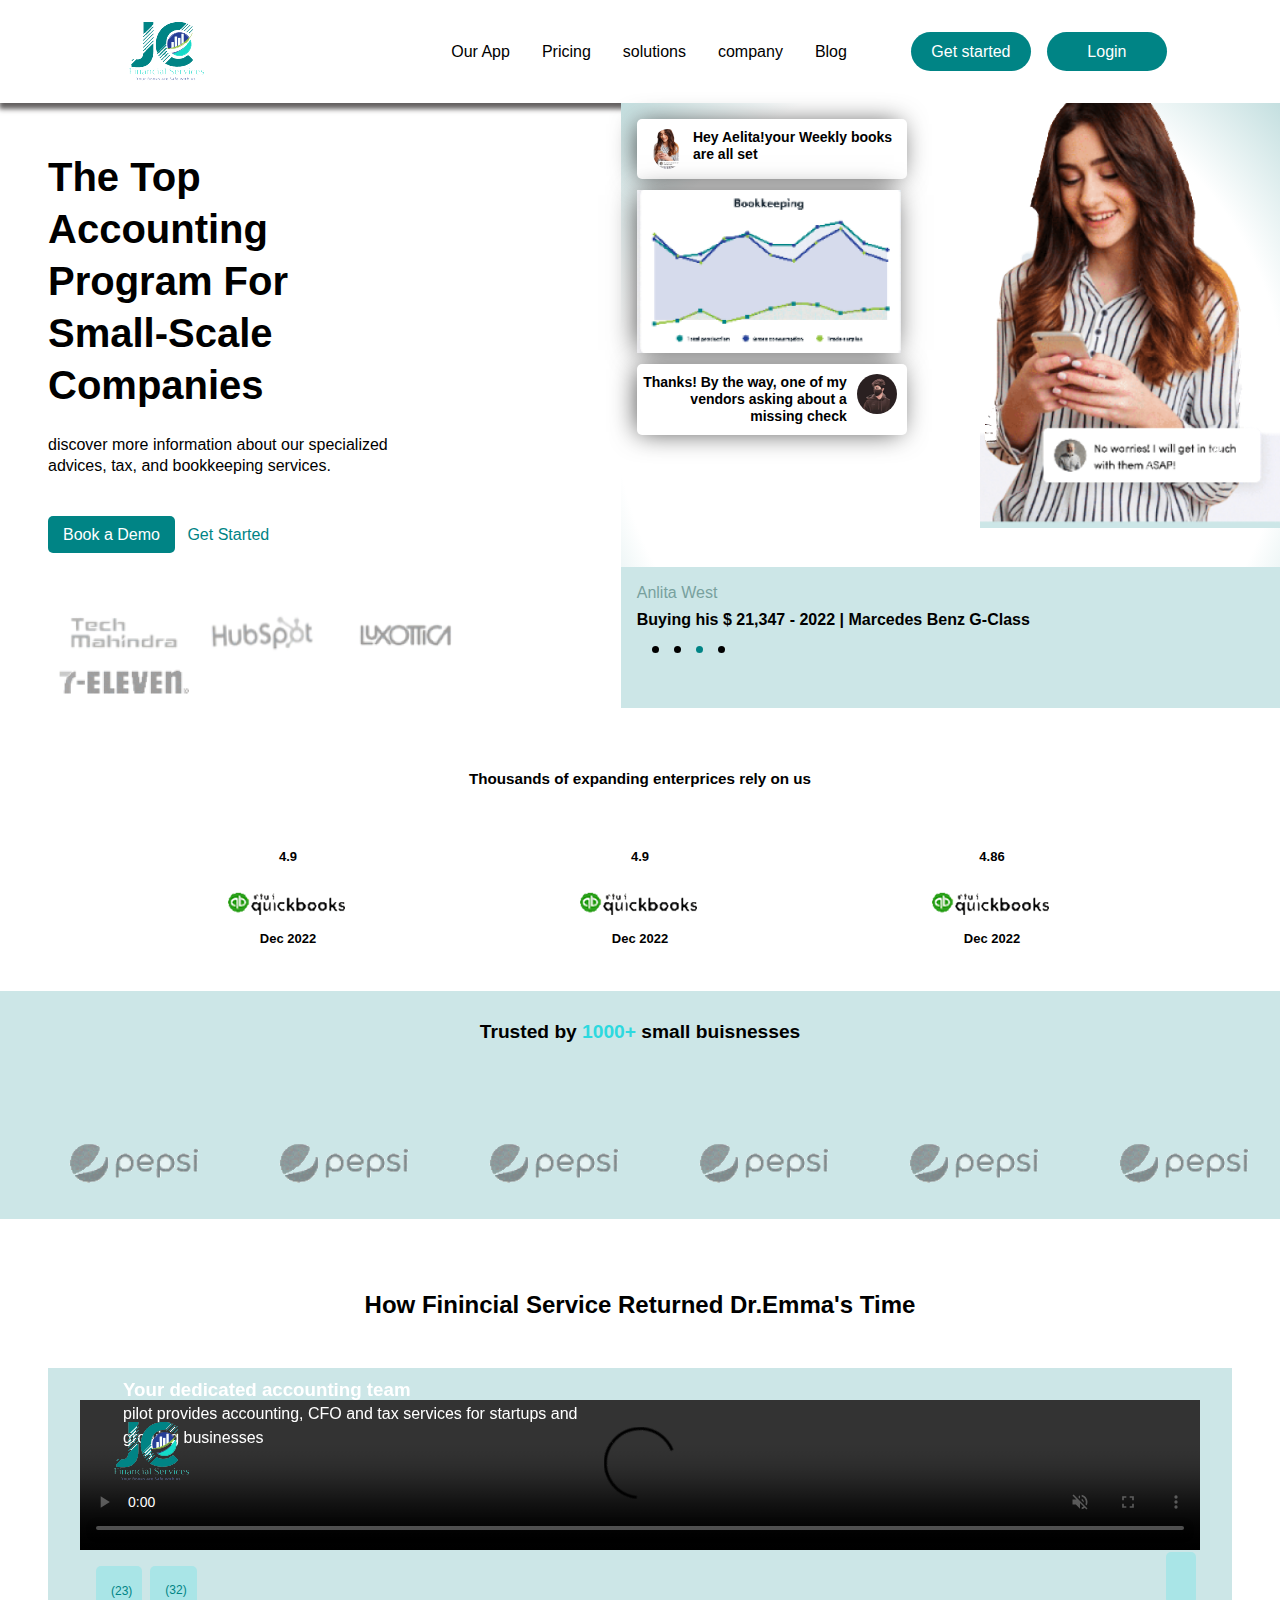
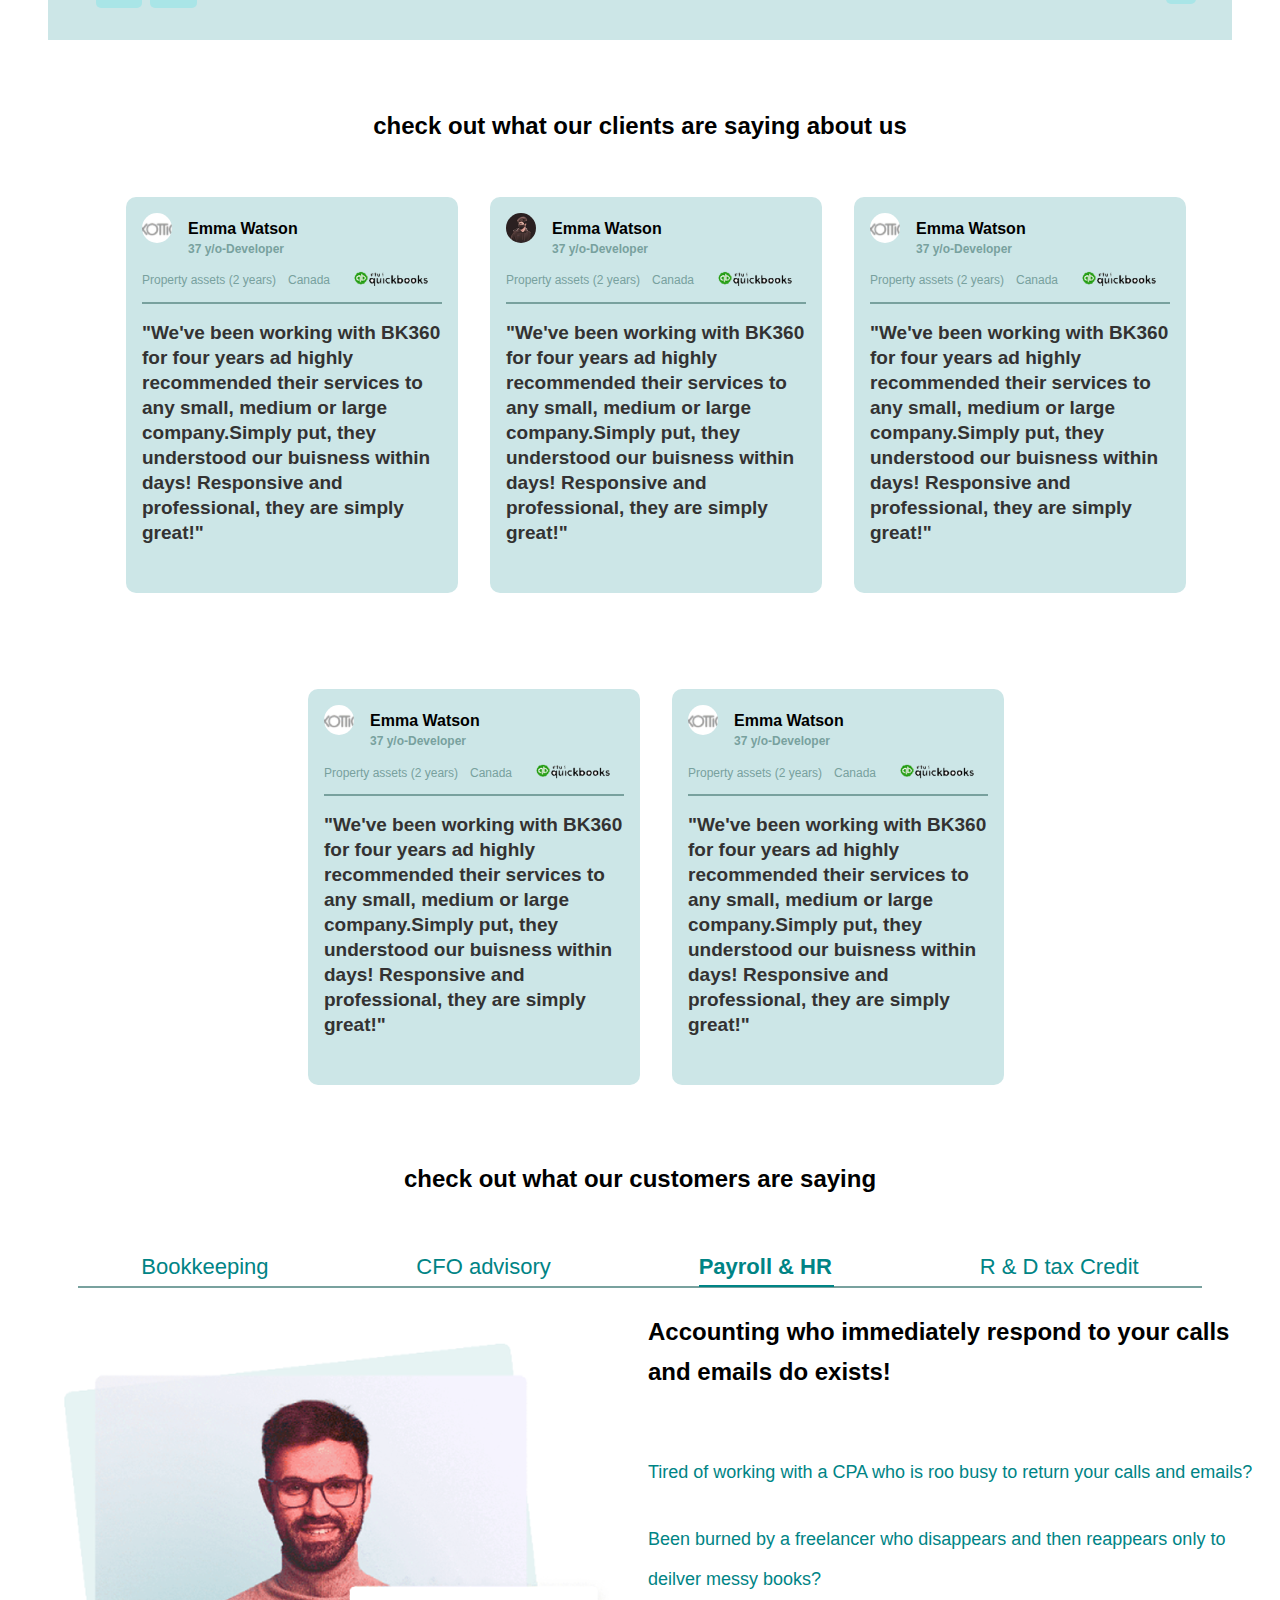
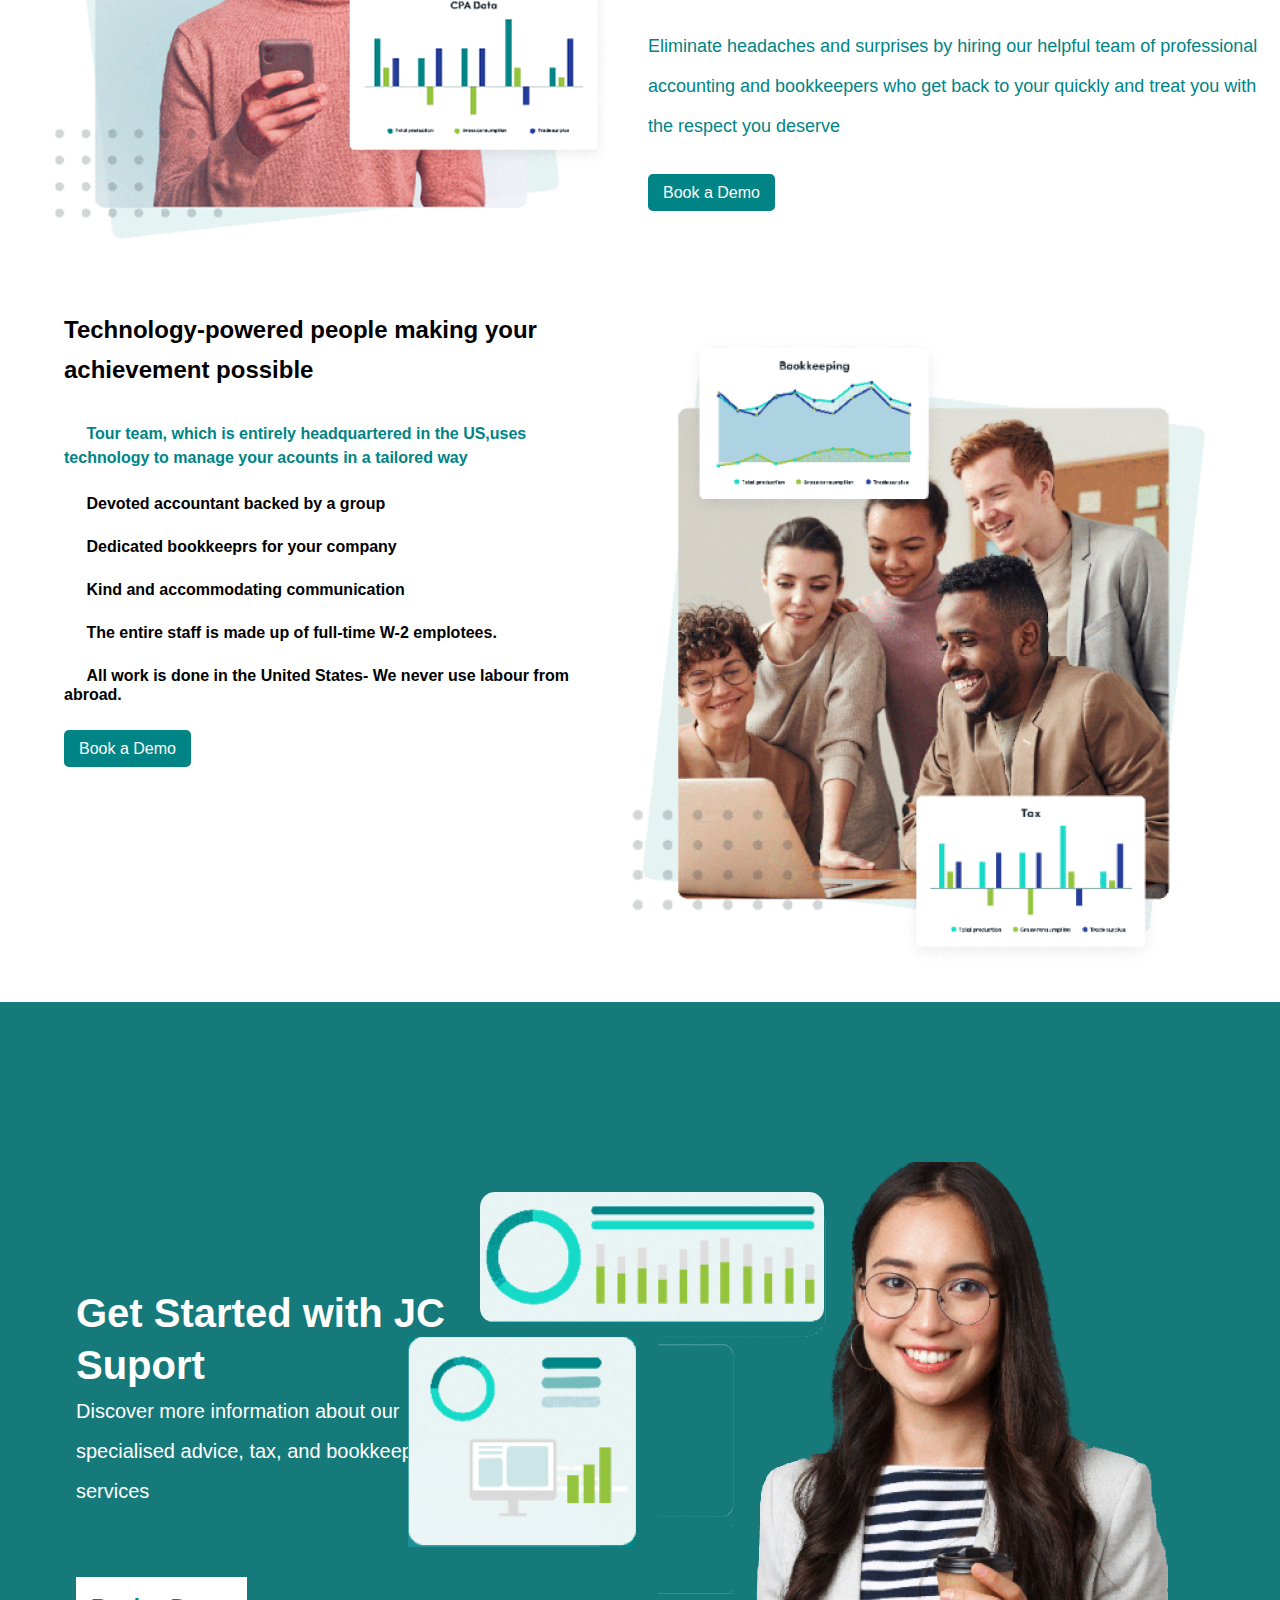
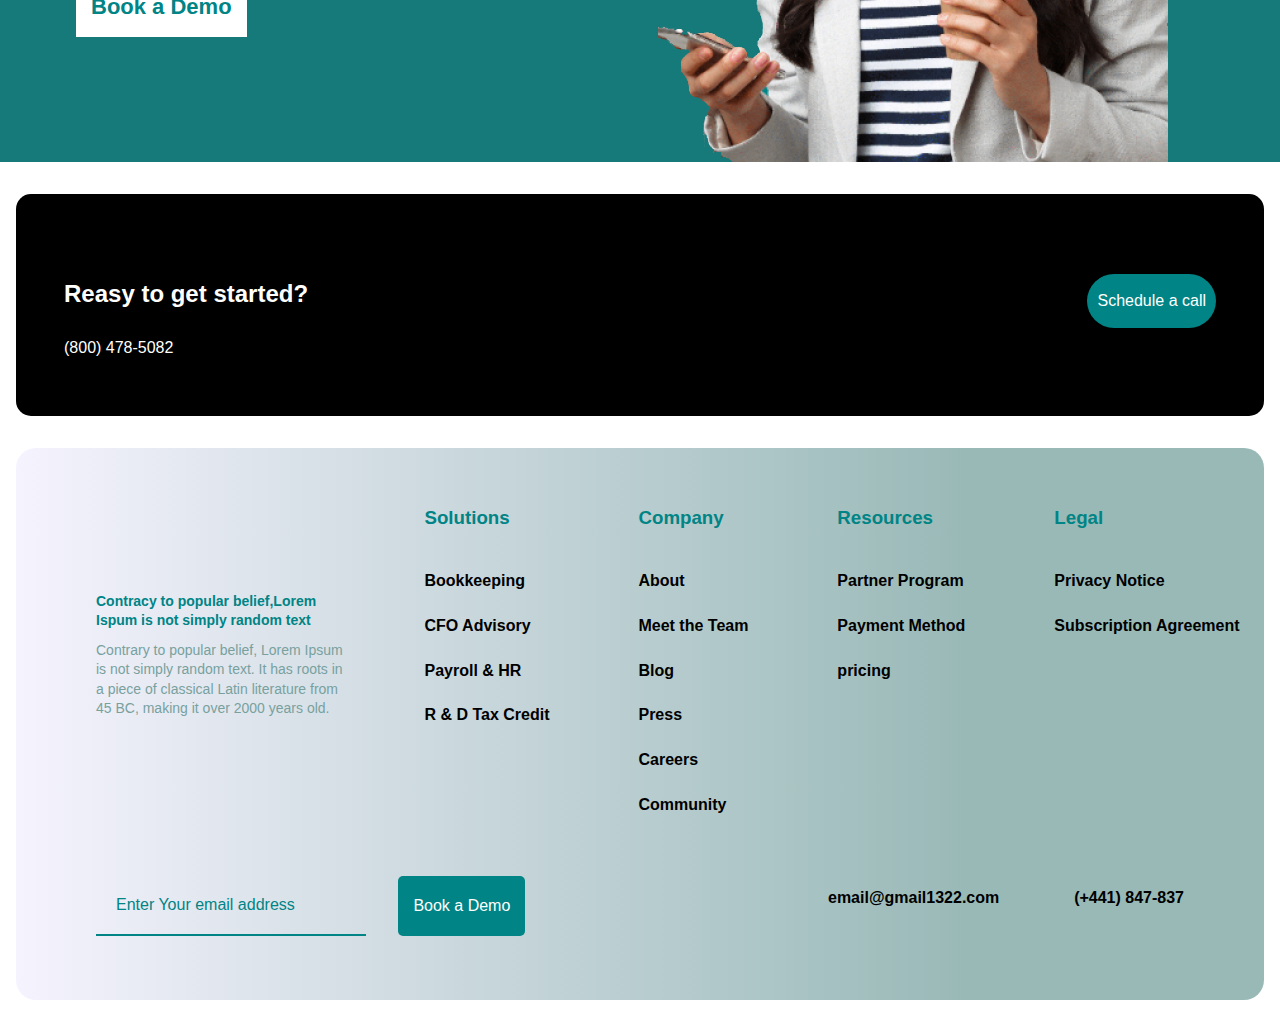
<file: index.html>
<!DOCTYPE html>
<html lang="en">

<head>
    <meta charset="UTF-8">
    <meta http-equiv="X-UA-Compatible" content="IE=edge">
    <meta name="viewport" content="width=device-width, initial-scale=1.0">
    <link rel="preconnect" href="https://fonts.googleapis.com">
    <link rel="preconnect" href="https://fonts.gstatic.com" crossorigin>
    <link rel="stylesheet" href="style.css">
    <link rel="stylesheet" href="https://cdnjs.cloudflare.com/ajax/libs/font-awesome/6.3.0/css/all.min.css"
        integrity="sha512-SzlrxWUlpfuzQ+pcUCosxcglQRNAq/DZjVsC0lE40xsADsfeQoEypE+enwcOiGjk/bSuGGKHEyjSoQ1zVisanQ=="
        crossorigin="anonymous" referrerpolicy="no-referrer" />
    <title>bookkeeper360</title>
</head>

<body>
    <!-- navbar -->
    <header>
        <div class="main-navbar">
            <div class="container">
                <div class="navbar row">
                    <div class="main-logo">
                        <a href="index.html"> <img src="images/main-logo.png" alt="main logo of the page"></a>
                    </div>
                    <div class="nav-list  row">
                        <ul class="row">
                            <li><a href="#">Our App</a></li>
                            <li><a href="pricing.html">Pricing</a></li>
                            <li>
                                <div class="dropdown" data-dropdown>
                                    <button class="link" data-dropdown-button>solutions</button>
                                    <!-- Data attribute rather than class for selecting (seperation of concerns, can change JS stuff without worrying about CSS breaking) -->
                                    <div class="dropdown-menu information-grid">

                                        <div class="test">
                                            <div class="dropdown-heading">
                                                <img src="images/dropdown.png" alt="demo img">
                                                <div class="dropdown-img-text">
                                                    <p>Lorem Ipsum is simply dummy text of the printing and typesetting
                                                        industry. </p>
                                                    <div class="dropdown-cl-invert">
                                                        <a href="#">learn more <i
                                                                class="fa-light fa-arrow-right"></i></a>
                                                    </div>
                                                </div>
                                            </div>

                                        </div>
                                        <div>
                                            <div class="dropdown-heading-right">
                                                <div class="dropdown-right">
                                                    <!--we wil use d-flex with direction in order to make a responsive mobile layout also  -->
                                                    <div class="dropdown-bookeeping | row">
                                                        <div class="dropdown-icons ">
                                                            <h3>Bookkeeping</h3>
                                                            <p>Lorem Ipsum is simply dummy text of the printing and
                                                                typesetting
                                                                industry. </p>
                                                        </div>
                                                    </div>
                                                    <div class="dropdown-CFO-advisory">
                                                        <h3>CFO Advisory</h3>
                                                        <p>Lorem Ipsum is simply dummy text of the printing and
                                                            typesetting
                                                            industry</p>
                                                    </div>
                                                    <div class="dropdown-Payroll">
                                                        <h3>Payroll & HR</h3>
                                                        <p>Lorem Ipsum is simply dummy text of the printing and
                                                            typesetting
                                                            industry</p>
                                                    </div>
                                                    <div class="dropdown-rtd-tax">
                                                        <h3>R & D Tax Credit </h3>
                                                        <p>Lorem Ipsum is simply dummy text of the printing and
                                                            typesetting
                                                            industry</p>
                                                    </div>
                                                </div>
                                            </div>

                                        </div>

                                        <div>

                                        </div>

                                    </div>
                                </div>
                            </li>
                            <!-- dropdown option -->
                           
                            <li>
                                <div class="dropdown" data-dropdown>
                                    <button class="link" data-dropdown-button>company</button>
                                    <!-- Data attribute rather than class for selecting (seperation of concerns, can change JS stuff without worrying about CSS breaking) -->
                                    <div class="dropdown-menu information-grid">
    
                                        <div class="test">
                                            <div class="dropdown-heading">
                                                <img src="images/dropdown.png" alt="demo img">
                                                <div class="dropdown-img-text">
                                                    <p>Lorem Ipsum is simply dummy text of the printing and typesetting
                                                        industry. </p>
                                                    <div class="dropdown-cl-invert">
                                                        <a href="#">learn more <i class="fa-light fa-arrow-right"></i></a>
                                                    </div>
                                                </div>
                                            </div>
    
                                        </div>
                                        <div>
                                            <div class="dropdown-heading-right">
                                                <div class="dropdown-right">
                                                    <!--we wil use d-flex with direction in order to make a responsive mobile layout also  -->
                                                    <div class="dropdown-bookeeping | row">
                                                        <div class="dropdown-icons ">
                                                            <h3>Bookkeeping</h3>
                                                            <p>Lorem Ipsum is simply dummy text of the printing and
                                                                typesetting
                                                                industry. </p>
                                                        </div>
                                                    </div>
                                               
                                                </div>
                                            </div>
    
                                        </div>
    
                                        <div>
    
                                        </div>
    
                                    </div>
                                </div>
                            </li>
                            <!-- dropdown option -->
                            <li>Blog</li>
                        </ul>
                        <div class="navbar-btns">
                            <a href="#" class="navbar-btn">Get started</a>
                            <a href="#" class="navbar-btn  bg-change">Login</a>
                        </div>
                    </div>
                    <!-- mobile menu -->
                    <nav class="mobile-menu">
                        <div class="openMenu"><i class="fa fa-bars"></i></div>
                        <ul class="mainMenu">
                            <li><a href="#">Our App</a></li>
                            <li><a href="pricing.html">pricing</a></li>
                            <li><a href="#">solutions</a></li>
                            <li><a href="#">Company</a></li>
                            <li><a href="#">Blog</a></li>
                            <div class="closeMenu"><i class="fa fa-times"></i></div>
                            <span class="icons">
                                <i class="fab fa-facebook"></i>
                                <i class="fab fa-instagram"></i>
                                <i class="fab fa-twitter"></i>
                                <i class="fab fa-github"></i>
                            </span>
                        </ul>
                    </nav>
                </div>
            </div>
        </div>
    </header>
    <!-- info section -->
    <div class="info-section |  row">
        <div class="info-section-col-1">
            <div class="info-section-col-1-text">
                <h2 class="info-section-lg-text heading-fs">the top accounting program for small-scale companies</h2>
                <p class="info-section-sm-text para-fs">discover more information about our specialized advices, tax,
                    and
                    bookkeeping services.</p>

                <div class="info-btns">
                    <a href="#" class="info-btn-1 para-fs">Book a Demo</a>
                    <a href="#" class="info-btn-2 para-fs">Get Started </a>
                </div>
            </div>
            <div class="info-images | row">
                <img src="images/info-img-1.png" alt="company img">
                <img src="images/info-img-2.png" alt="company img">
                <img src="images/info-img-3.png" alt="company img">
                <img src="images/info-img-4.png" alt="company img">
            </div>
        </div>
        <div class="info-section-col-2">
            <!-- graph here -->
            <div class="main-graph">
                <div class="tp-graph">
                    <img class="sm-image" src="images/girl.png" alt="">
                    <p>Hey Aelita!your Weekly books are all set</p>
                </div>
                <img class="graph" src="images/graph.png" alt="">
                <div class="bt-graph">
                    <p>Thanks! By the way, one of my vendors asking about a missing check</p>
                    <img class="sm-image" src="images/boy.jpg" alt="">
                </div>
            </div>
            <div class="info-section-col-2-imgs">
                <!-- girl image here -->
                <img class="info-img" src="images/girl.png" alt="">
            </div>
            <!-- the text below the image here -->
            <div class="st-text">
                <p>Anlita West</p>
                <div class="row text-icons">
                    <h5>Buying his $ 21,347 - 2022 | Marcedes Benz G-Class</h5>
                    <div class="st-icons ">
                        <i class="fa-solid fa-circle-chevron-right" style="color: #fffafa;"></i>
                        <i class="fa-solid fa-circle-chevron-left" style="color: #fcfcfc;"></i>
                    </div>
                </div>
                <div class="row st-dots">
                    <span class="dots"></span>
                    <span class="dots"></span>
                    <span class="dots active"></span>
                    <span class="dots"></span>
                </div>
            </div>
        </div>
    </div>
    </>
    <!-- rating section -->
    <div class="sec-rating">
        <div class="container">
            <div class="rating-heading">
                <h3 class="para-fs">Thousands of expanding enterprices rely on us</h3>
            </div>
            <div class="row rating-sec-align">
                <div class="rating">
                    <p class="main-rating">4.9</p>
                    <i class="fa-sharp fa-solid fa-star"></i>
                    <i class="fa-sharp fa-solid fa-star"></i>
                    <i class="fa-sharp fa-solid fa-star"></i>
                    <i class="fa-sharp fa-solid fa-star"></i>
                    <i class="fa-sharp fa-solid fa-star"></i>
                    <div class="rating-img">
                        <img src="images/rating-sec-img-1.png" alt="">
                    </div>
                    <p>Dec 2022</p>
                </div>
                <div class="rating">
                    <p class="main-rating">4.9</p>
                    <i class="fa-sharp fa-solid fa-star"></i>
                    <i class="fa-sharp fa-solid fa-star"></i>
                    <i class="fa-sharp fa-solid fa-star"></i>
                    <i class="fa-sharp fa-solid fa-star"></i>
                    <i class="fa-sharp fa-solid fa-star"></i>
                    <div class="rating-img">
                        <img src="images/rating-sec-img-1.png" alt="">
                    </div>
                    <p>Dec 2022</p>
                </div>
                <div class="rating">
                    <p class="main-rating">4.86</p>
                    <i class="fa-sharp fa-solid fa-star"></i>
                    <i class="fa-sharp fa-solid fa-star"></i>
                    <i class="fa-sharp fa-solid fa-star"></i>
                    <i class="fa-sharp fa-solid fa-star"></i>
                    <i class="fa-sharp fa-solid fa-star"></i>
                    <div class="rating-img">
                        <img src="images/rating-sec-img-1.png" alt="">
                    </div>
                    <p> Dec 2022</p>
                </div>
            </div>
        </div>
    </div>
    <!-- tusted buisnesses -->
    <div class="companies-sec">
        <div class="container">
            <p>Trusted by <span class="span">1000+</span> small buisnesses</p>
            <div class="row companies-sec-imgs">
                <div class="img-1">
                    <img src="images/companies-img-1.png" alt="">
                </div>
                <div class="img-1">
                    <img src="images/companies-img-1.png" alt="">
                </div>
                <div class="img-1">
                    <img src="images/companies-img-1.png" alt="">
                </div>
                <div class="img-1">
                    <img src="images/companies-img-1.png" alt="">
                </div>
                <div class="img-1">
                    <img src="images/companies-img-1.png" alt="">
                </div>
                <div class="img-1">
                    <img src="images/companies-img-1.png" alt="">
                </div>
            </div>
        </div>
    </div>
    <!-- vedio section -->
    <div class=" vedio-main">
        <h2>How Finincial Service Returned Dr.Emma's Time</h2>
        <div class="vedio-section">
            <div class="vedio-logo">
                <img src="images/main-logo.png" alt="">
            </div>
            <div class="vedio">
                <video controls autoplay loop muted width="100%">
                    <source src="https://youtu.be/klC79kvGTZs">
                </video>
            </div>
            <div class="background-text">
                <h3>Your dedicated accounting team</h3>
                <p>pilot provides accounting, CFO and tax services for startups and growing businesses</p>
            </div>
            <div class="vedio-like-sec row">
                <div class="row">
                    <div class="vedio-like row">
                        <i class="fa-solid fa-thumbs-up"></i>
                        <p>(23)</p>
                    </div>
                    <div class="vedio-comment row">
                        <i class="fa-solid fa-message"></i>
                        <p>(32)</p>
                    </div>
                </div>
                <div class="vedio-share">
                    <i class="fa-solid fa-share-nodes"></i>
                </div>
            </div>
        </div>
    </div>

    <!-- clients section -->
    <div class="clients-sec">
        <div class="container">
            <h2 class="clients-text">check out what our clients are saying about us </h2>
            <div class="main-cards max-width ">
                <!-- cards -->
                <div class="card">
                    <div class="card-1">
                        <div class="main-img row">
                            <img class="card-img" src="images/info-img-3.png" alt="">
                            <p>Emma Watson <br><span>37 y/o-Developer</span></p>
                        </div>
                    </div>
                    <div class="cards-info-p row ">
                        <p>Property assets (2 years)</p>
                        <P>Canada</P>
                        <img src="images/rating-sec-img-1.png" alt="">
                    </div>
                    <div class="cards-info">
                        <p>"We've been working with BK360 for four years ad highly recommended their services to any
                            small,
                            medium
                            or large company.Simply put, they understood our buisness within days! Responsive and
                            professional,
                            they
                            are simply great!"</p>
                    </div>
                    <div class="card-stars">
                        <i class="fa-sharp fa-solid fa-star"></i>
                        <i class="fa-sharp fa-solid fa-star"></i>
                        <i class="fa-sharp fa-solid fa-star"></i>
                        <i class="fa-sharp fa-solid fa-star"></i>
                        <i class="fa-regular fa-star-half-stroke"></i>
                    </div>
                </div>
                <div class="card">
                    <div class="card-1">
                        <div class="main-img row">
                            <img class="card-img" src="images/boy.jpg" alt="">
                            <p>Emma Watson <br><span>37 y/o-Developer</span></p>
                        </div>
                    </div>
                    <div class="cards-info-p row ">
                        <p>Property assets (2 years)</p>
                        <P>Canada</P>
                        <img src="images/rating-sec-img-1.png" alt="">
                    </div>
                    <div class="cards-info">
                        <p>"We've been working with BK360 for four years ad highly recommended their services to any
                            small,
                            medium
                            or large company.Simply put, they understood our buisness within days! Responsive and
                            professional,
                            they
                            are simply great!"</p>
                    </div>
                    <div class="card-stars">
                        <i class="fa-sharp fa-solid fa-star"></i>
                        <i class="fa-sharp fa-solid fa-star"></i>
                        <i class="fa-sharp fa-solid fa-star"></i>
                        <i class="fa-sharp fa-solid fa-star"></i>
                        <i class="fa-regular fa-star-half-stroke"></i>
                    </div>

                </div>
                <div class="card">
                    <div class="card-1">
                        <div class="main-img row">
                            <img class="card-img" src="images/info-img-3.png" alt="">
                            <p>Emma Watson <br><span>37 y/o-Developer</span></p>
                        </div>
                    </div>
                    <div class="cards-info-p row ">
                        <p>Property assets (2 years)</p>
                        <P>Canada</P>
                        <img src="images/rating-sec-img-1.png" alt="">
                    </div>
                    <div class="cards-info">
                        <p>"We've been working with BK360 for four years ad highly recommended their services to any
                            small,
                            medium
                            or large company.Simply put, they understood our buisness within days! Responsive and
                            professional,
                            they
                            are simply great!"</p>
                    </div>
                    <div class="card-stars">
                        <i class="fa-sharp fa-solid fa-star"></i>
                        <i class="fa-sharp fa-solid fa-star"></i>
                        <i class="fa-sharp fa-solid fa-star"></i>
                        <i class="fa-sharp fa-solid fa-star"></i>
                        <i class="fa-regular fa-star-half-stroke"></i>
                    </div>

                </div>
                <div class="card">
                    <div class="card-1">
                        <div class="main-img row">
                            <img class="card-img" src="images/info-img-3.png" alt="">
                            <p>Emma Watson <br><span>37 y/o-Developer</span></p>
                        </div>
                    </div>
                    <div class="cards-info-p row ">
                        <p>Property assets (2 years)</p>
                        <P>Canada</P>
                        <img src="images/rating-sec-img-1.png" alt="">
                    </div>
                    <div class="cards-info">
                        <p>"We've been working with BK360 for four years ad highly recommended their services to any
                            small,
                            medium
                            or large company.Simply put, they understood our buisness within days! Responsive and
                            professional,
                            they
                            are simply great!"</p>
                    </div>
                    <div class="card-stars">
                        <i class="fa-sharp fa-solid fa-star"></i>
                        <i class="fa-sharp fa-solid fa-star"></i>
                        <i class="fa-sharp fa-solid fa-star"></i>
                        <i class="fa-sharp fa-solid fa-star"></i>
                        <i class="fa-regular fa-star-half-stroke"></i>
                    </div>

                </div>
                <div class="card">
                    <div class="card-1">
                        <div class="main-img row">
                            <img class="card-img" src="images/info-img-3.png" alt="">
                            <p>Emma Watson <br><span>37 y/o-Developer</span></p>
                        </div>
                    </div>
                    <div class="cards-info-p row ">
                        <p>Property assets (2 years)</p>
                        <P>Canada</P>
                        <img src="images/rating-sec-img-1.png" alt="">
                    </div>
                    <div class="cards-info">
                        <p>"We've been working with BK360 for four years ad highly recommended their services to any
                            small,
                            medium
                            or large company.Simply put, they understood our buisness within days! Responsive and
                            professional,
                            they
                            are simply great!"</p>
                    </div>
                    <div class="card-stars">
                        <i class="fa-sharp fa-solid fa-star"></i>
                        <i class="fa-sharp fa-solid fa-star"></i>
                        <i class="fa-sharp fa-solid fa-star"></i>
                        <i class="fa-sharp fa-solid fa-star"></i>
                        <i class="fa-regular fa-star-half-stroke"></i>
                    </div>
                </div>

            </div>
        </div>
    </div>
    <!-- customers section -->
    <div class="customers-sec">
        <div class="container">
            <h2>check out what our customers are saying</h2>
            <div class="row clients-info">
                <a href="#">Bookkeeping</a>
                <a href="#">CFO advisory</a>
                <a href="#" class="active">Payroll & HR</a>
                <a href="#">R & D tax Credit</a>
            </div>
            <div class="row customer-info-img">
                <img src="images/customers-sec-img.png" class="customers-img " alt="">
                <div class="customers-info" id="customer-info">
                    <h2>Accounting who immediately respond to your calls and emails do exists! </h2>
                    <p>Tired of working with a CPA who is roo busy to return your calls and emails?</p>
                    <p>Been burned by a freelancer who disappears and then reappears only to deilver messy books?</p>
                    <p>Eliminate headaches and surprises by hiring our helpful team of professional accounting and
                        bookkeepers who get back to your quickly and treat you with the respect you deserve</p>
                    <a href="#" class="info-btn-1">Book a Demo</a>
                </div>
            </div>
        </div>
    </div>
    <div class="customers-sec-2">
        <div class="container">
            <div class="customer-info-img-2">
                <div class="customers-info" id="customer-info">
                    <h2>Technology-powered people making your achievement possible </h2>
                    <p class="color-change bg-text">Tour team, which is entirely headquartered in the US,uses technology
                        to
                        manage
                        your acounts in a tailored way</p>
                    <p class="bg-text">Devoted accountant backed by a group</p>
                    <p class="bg-text">Dedicated bookkeeprs for your company</p>
                    <p class="bg-text">Kind and accommodating communication</p>
                    <p class="bg-text">The entire staff is made up of full-time W-2 emplotees.</p>
                    <p class="bg-text">All work is done in the United States- We never use labour from abroad.</p>
                    <a href="#" class="info-btn-1">Book a Demo</a>
                </div>
                <img src="images/group.png" class="customers-img " alt="">
            </div>
        </div>
    </div>
    <!--Jc suport section  -->
    <div class="support-main">
        <div class="container">
            <div class="jc-support row">
                <div class="jc-col-1">
                    <h2>
                        Get Started with JC Suport
                    </h2>
                    <p class="text-size">Discover more information about our specialised advice, tax, and bookkeeping
                        services
                    </p>
                    <a class="jc-btn" href="#">Book a Demo</a>
                </div>
                <div class="jc-col-2">
                    <img src="images/footer-graph-1.png" class="f-graph-1" alt="">
                    <div class="jc-images">
                        <img src="images/footer-graph-2.png" class="f-graph-2" alt="">
                    </div>
                    <img class="girl-2-img" src="images/girl-2.png" alt="">
                </div>
            </div>
        </div>
    </div>
    <!-- starter button and text -->
    <div class="frame-container">
        <div class="dk-square ">
            <div class="row dk-space">
                <h2>Reasy to get started?</h2>
                <a class="call-btn" href="#">Schedule a call</a>
            </div>
            <p>(800) 478-5082</p>
        </div>
    </div>
    <!-- footer section -->
    <div class="footer frame-container">
        <div class="row footer-cols">
            <div class="footer-col-1">
                <div class="footer-lt-text">
                    <h3>Contracy to popular belief,Lorem Ispum is not simply random text</h3>
                    <p>Contrary to popular belief, Lorem Ipsum is not simply random text. It has roots in a piece of
                        classical Latin literature from 45 BC, making it over 2000 years old.
                    </p>
                </div>
            </div>
            <div class="footer-col-2 row">
                <div class="sol-col">
                    <h3>Solutions</h3>
                    <p>Bookkeeping</p>
                    <p>CFO Advisory</p>
                    <p>Payroll & HR</p>
                    <p>R & D Tax Credit</p>
                </div>
                <div class="sol-col">
                    <h3>Company</h3>
                    <p>About</p>
                    <p>Meet the Team</p>
                    <p>Blog</p>
                    <p>Press</p>
                    <p>Careers</p>
                    <p>Community</p>
                </div>
                <div class="sol-col">
                    <h3>Resources</h3>
                    <p>Partner Program</p>
                    <p>Payment Method</p>
                    <p>pricing</p>
                </div>
                <div class="sol-col">
                    <h3>Legal</h3>
                    <p>Privacy Notice</p>
                    <p>Subscription Agreement</p>
                </div>
            </div>
        </div>
        <div class="row footer-lt">
            <!-- her the div we use is just to prevent it from justifying -->
            <div class="footer-lt-gap row">
                <input type="text" placeholder="Enter Your email address" class="footer-inpt">
                <button class="footer-lt-btn">Book a Demo</button>
            </div>
            <!-- gmail access and phone number -->
            <div class="footer-rt-info row">
                <a href="#">email@gmail1322.com</a>
                <p> (+441) 847-837</p>
            </div>
        </div>
        <!-- footer-icons -->
    </div>

    <script src="script.js"></script>
</body>

</html>
</file>
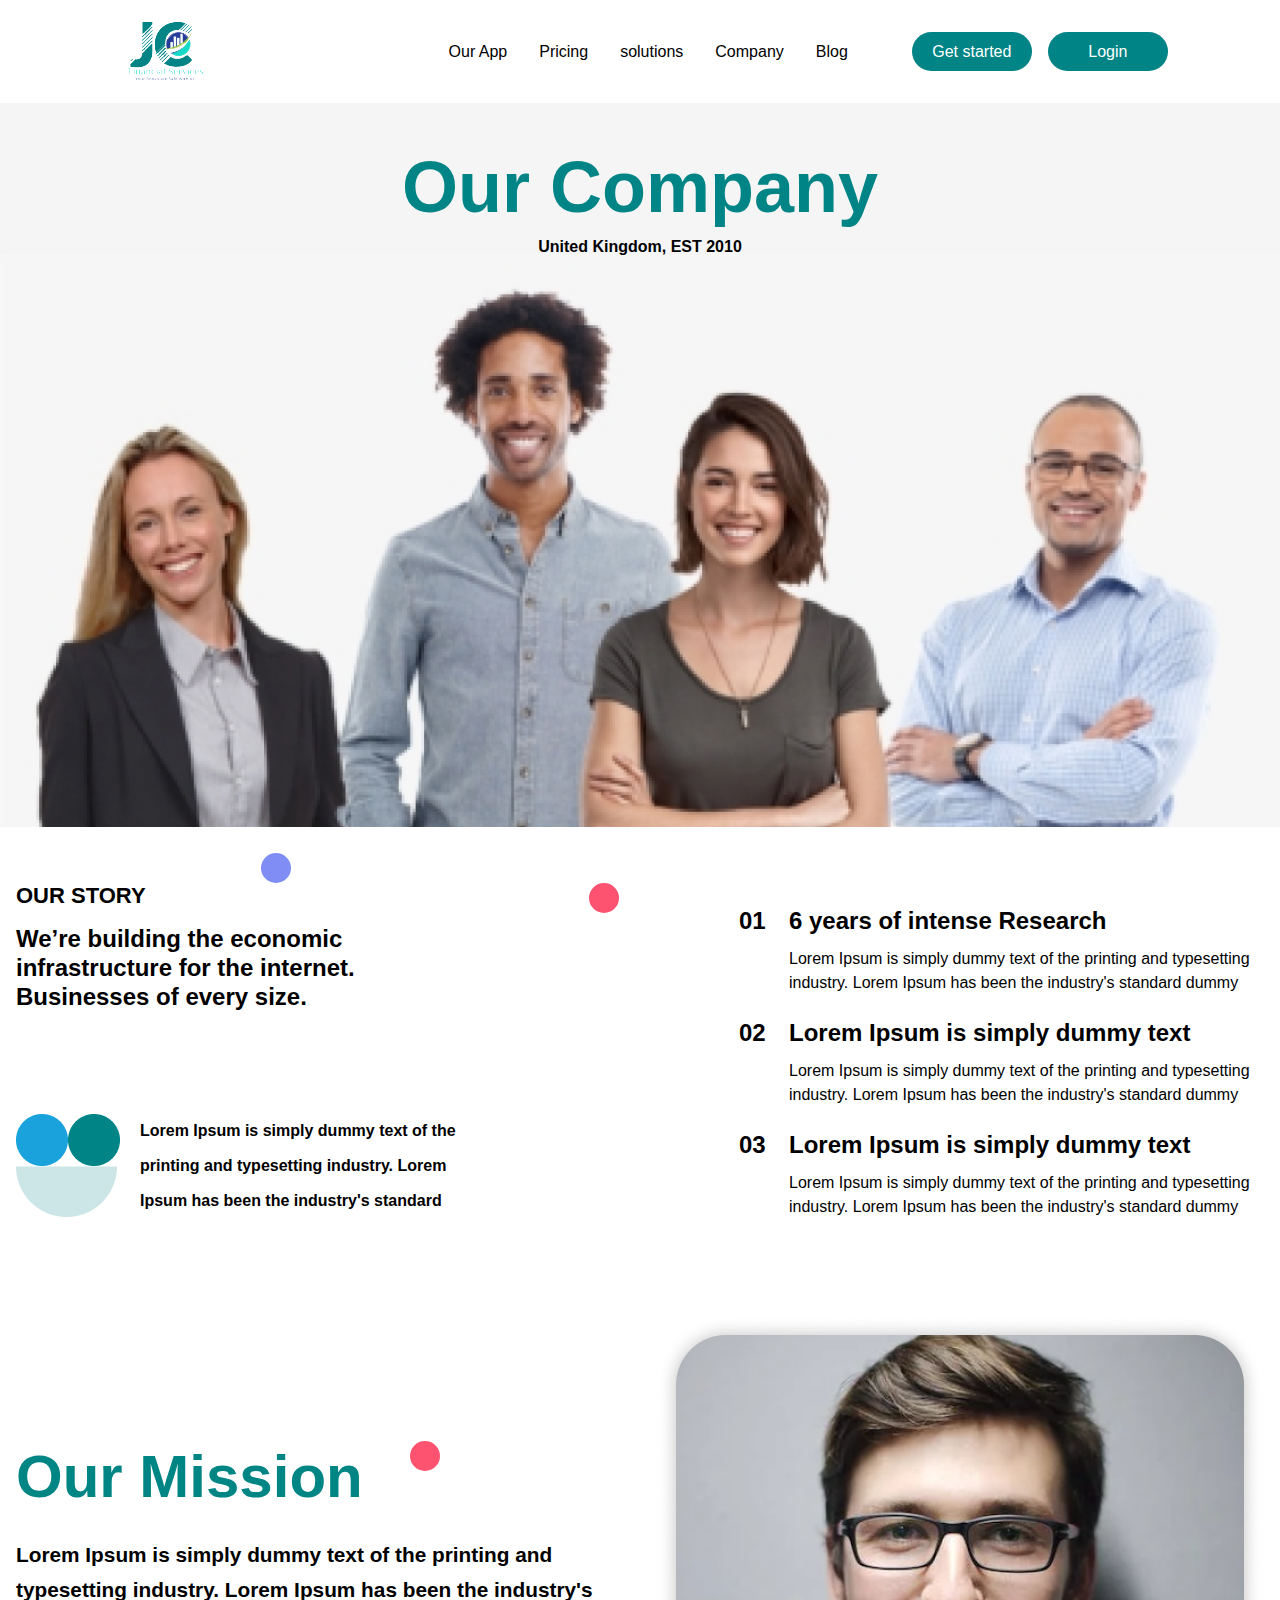
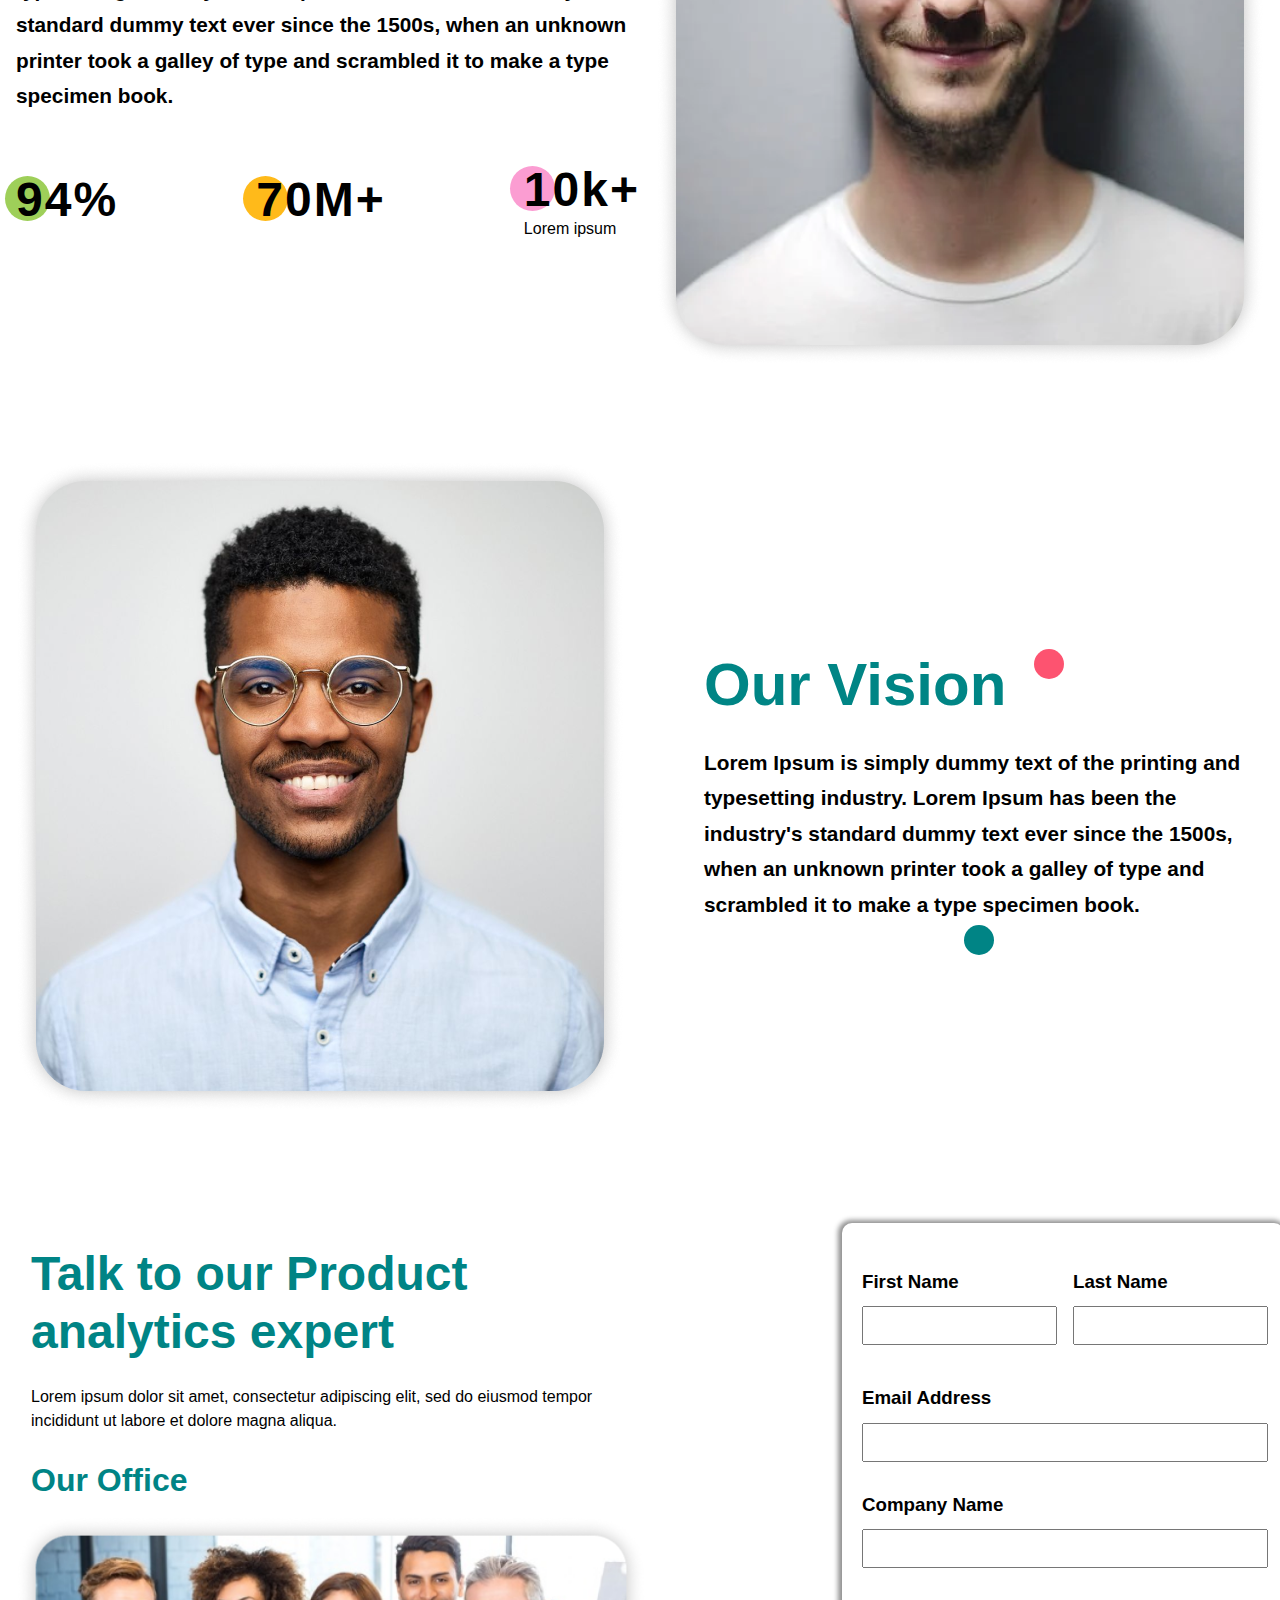
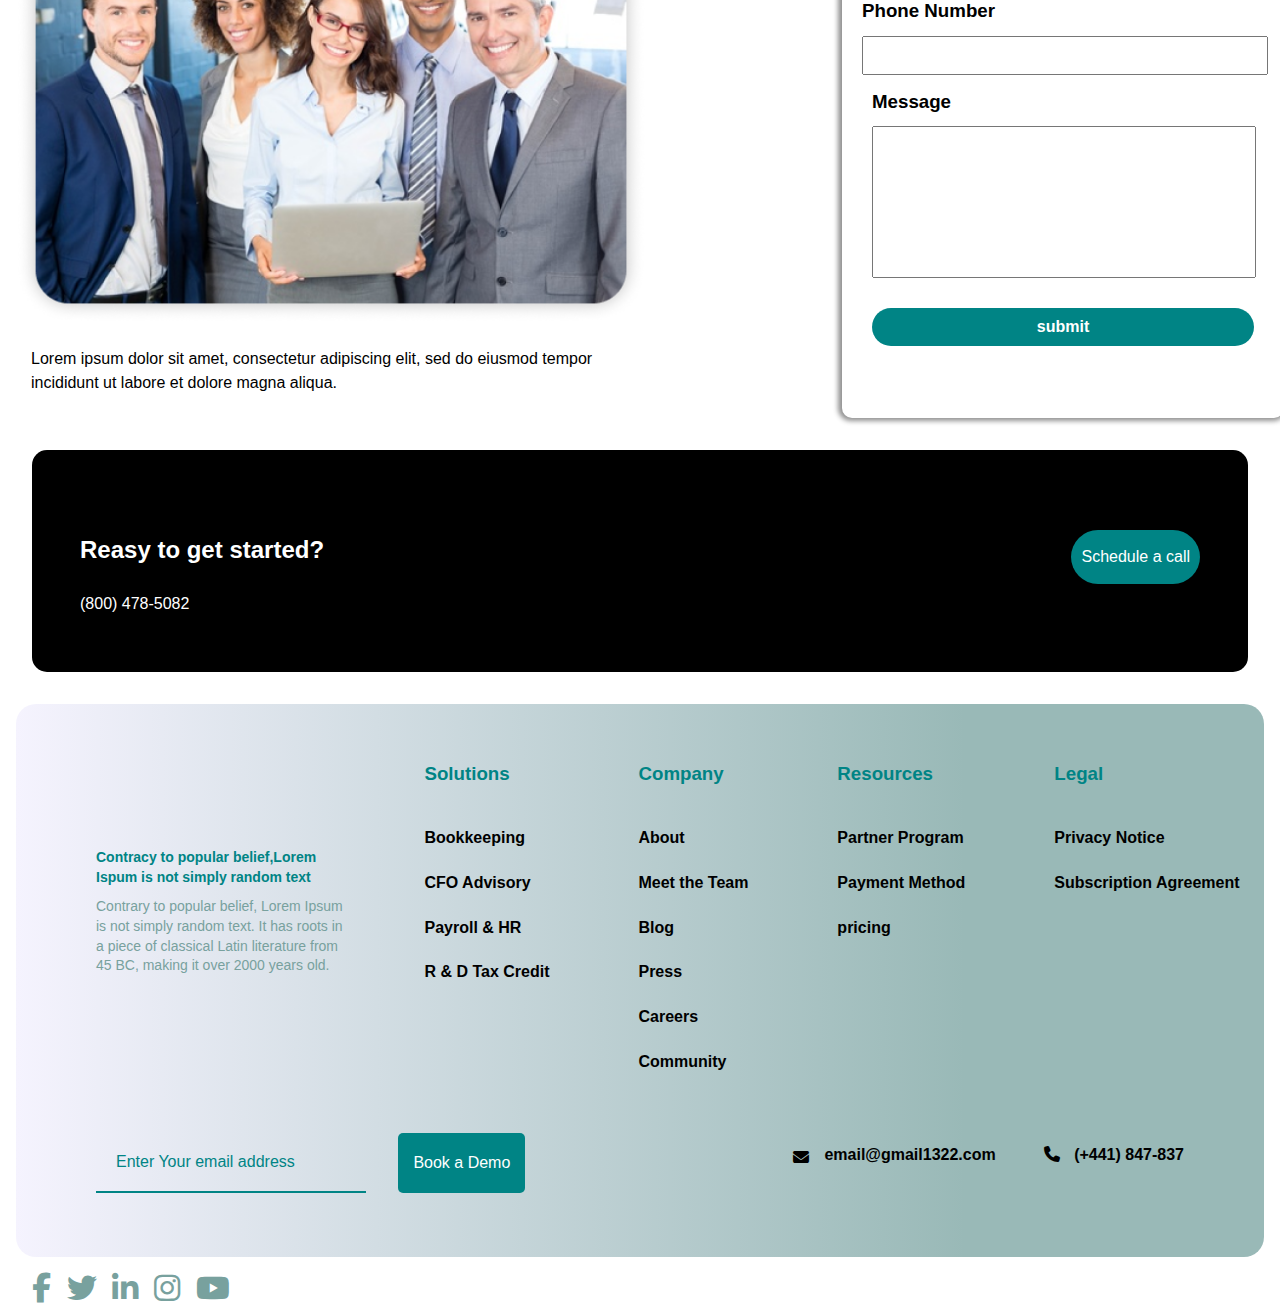
<file: aboutus.html>
<!DOCTYPE html>
<html lang="en">

<head>
    <meta charset="UTF-8">
    <meta http-equiv="X-UA-Compatible" content="IE=edge">
    <meta name="viewport" content="width=device-width, initial-scale=1.0">
    <link rel="preconnect" href="https://fonts.googleapis.com">
    <link rel="preconnect" href="https://fonts.gstatic.com" crossorigin>
    <link rel="stylesheet" href="style.css">
    <link rel="stylesheet" href="https://cdnjs.cloudflare.com/ajax/libs/font-awesome/6.3.0/css/all.min.css">
    <title>about us</title>
</head>

<body>
    <div class="main-navbar">
        <div class="container">
            <div class="navbar row">
                <div class="main-logo">
                    <a href="index.html"> <img src="images/main-logo.png" alt="main logo of the page"></a>
                </div>
                <div class="nav-list  row">
                    <ul class="row">
                        <li><a href="#">Our App</a></li>
                        <li><a href="pricing.html">Pricing</a></li>
                        <li>
                            <div class="dropdown" data-dropdown>
                                <button class="link" data-dropdown-button>solutions</button>
                                <!-- Data attribute rather than class for selecting (seperation of concerns, can change JS stuff without worrying about CSS breaking) -->
                                <div class="dropdown-menu information-grid">

                                    <div class="test">
                                        <div class="dropdown-heading">
                                            <img src="images/dropdown.png" alt="demo img">
                                            <div class="dropdown-img-text">
                                                <p>Lorem Ipsum is simply dummy text of the printing and typesetting
                                                    industry. </p>
                                                <a href="#">learn more <i class="fa-light fa-arrow-right"
                                                        style="color: #000000;"></i></a>
                                            </div>
                                        </div>

                                    </div>
                                    <div>
                                        <div class="dropdown-heading-right">
                                            <div class="dropdown-right">
                                                <!--we wil use d-flex with direction in order to make a responsive mobile layout also  -->
                                                <div class="dropdown-bookeeping">
                                                    <h3>Bookkeeping</h3>
                                                    <p>Lorem Ipsum is simply dummy text of the printing and typesetting
                                                        industry. </p>
                                                </div>
                                                <div class="dropdown-CFO-advisory">
                                                    <h3>CFO Advisory</h3>
                                                    <p>Lorem Ipsum is simply dummy text of the printing and typesetting
                                                        industry</p>
                                                </div>
                                                <div class="dropdown-Payroll">
                                                    <h3>Payroll & HR</h3>
                                                    <p>Lorem Ipsum is simply dummy text of the printing and typesetting
                                                        industry</p>
                                                </div>
                                                <div class="dropdown-rtd-tax">
                                                    <h3>R & D Tax Credit </h3>
                                                    <p>Lorem Ipsum is simply dummy text of the printing and typesetting
                                                        industry</p>
                                                </div>
                                            </div>
                                        </div>

                                    </div>

                                    <div>

                                    </div>

                                </div>
                            </div>
                        </li>
                        <!-- dropdown option -->
                        <li><a href="#">Company</a></li>
                        <!-- dropdown option -->
                        <li><a href="#">Blog</a></li>
                    </ul>
                    <div class="navbar-btns">
                        <a href="#" class="navbar-btn">Get started</a>
                        <a href="#" class="navbar-btn  bg-change">Login</a>
                    </div>
                </div>
                <!-- mobile menu -->
                <nav class="mobile-menu">
                    <div class="openMenu"><i class="fa fa-bars"></i></div>
                    <ul class="mainMenu">
                        <li><a href="#">Home</a></li>
                        <li><a href="#">Products</a></li>
                        <li><a href="#">Contact</a></li>
                        <li><a href="#">About</a></li>
                        <div class="closeMenu"><i class="fa fa-times"></i></div>
                        <span class="icons">
                            <i class="fab fa-facebook"></i>
                            <i class="fab fa-instagram"></i>
                            <i class="fab fa-twitter"></i>
                            <i class="fab fa-github"></i>
                        </span>
                    </ul>
                </nav>
            </div>
        </div>
    </div>
    <div class="aboutus-header-text">
        <h5>Our Company</h5>
        <p>United Kingdom, EST 2010</p>
    </div>
    <div class="company-section">
        <div class="company-img">
            <img src="images/companyimg.jpg" alt="">
        </div>
    </div>
    <div class="aboutus-paras | row frame-container">
        <div class="para-col-1 | row">
            <div class="primary-row-1">
                <h5>our story</h5>
                <p>We’re building the economic
                    infrastructure for the internet.
                    Businesses of every size.</p>
            </div>
            <div class="primary-row-2 | row">
                <div class="primary-row-images">
                    <div class="row">
                    <img src="images/Ellipse33.png" alt="ellipse">
                    <img src="images/Ellipse34.png" alt="ellipse">
                </div>
                    <img src="images/Ellipse32.png" alt="ellipse">
                </div>
                <p>Lorem Ipsum is simply dummy text of the printing and typesetting industry. Lorem Ipsum has been the
                    industry's standard</p>
            </div>
        </div>
        <div class="para-col-2">
            <div class="secondary-row-1">
                <h5 class="no-1" >6 years of intense Research</h5>
                <p>Lorem Ipsum is simply dummy text of the printing and typesetting industry. Lorem Ipsum has been the
                    industry's standard dummy</p>
            </div>
            <div class="secondary-row-2">
                <h5 class="no-2">Lorem Ipsum is simply dummy text</h5>
                <p>Lorem Ipsum is simply dummy text of the printing and typesetting industry. Lorem Ipsum has been the
                    industry's standard dummy</p>
            </div>
            <div class="secondary-row-3">
                <h5 class="no-3">Lorem Ipsum is simply dummy text</h5>
                <p>Lorem Ipsum is simply dummy text of the printing and typesetting industry. Lorem Ipsum has been the
                    industry's standard dummy</p>

            </div>
        </div>
    </div>
    <!-- our mission -->
    <div class="frame-container">
        <div class="our-mission | row">
            <div class="mission-col-1">
                <div class="mission-row-1">
                    <div class="color-dot mission-heading">our mission</div>
                    <p>Lorem Ipsum is simply dummy text of the printing and typesetting industry. Lorem Ipsum has been
                        the industry's standard dummy text ever since the 1500s, when an unknown printer took a galley
                        of type and scrambled it to make a type specimen book.</p>
                </div>
                <div class="mission-row-2 | row">
                    <h5 class="bg-green">94%</h5>
                    <h5 class="bg-yellow">70M+</h5>
                    <div class="mission-row-2-last-col | row">
                        <h5 class="bg-pink">10k+</h5>
                        <p>Lorem ipsum</p>
                    </div>
                </div>
            </div>
            
                <img src="images/aboutperson1.png" alt="">
        </div>
    </div>
    <div class="frame-container">
        <div class="our-mission | row">
           
                <img src="images/aboutperson2.png" alt="">
           
            <div class="mission-col-1 | pd-change">
                <div class="mission-row-1">
                    <div class="color-dot mission-heading">our vision</div>
                    <p class="color-dot ps-change">Lorem Ipsum is simply dummy text of the printing and typesetting
                        industry. Lorem Ipsum has been
                        the industry's standard dummy text ever since the 1500s, when an unknown printer took a galley
                        of type and scrambled it to make a type specimen book.</p>
                </div>
            </div>
        </div>
    </div>
    <!-- product export section -->
    <div class="frame-container">
        <div class="p-export-section | row">
            <div class="p-col-1">
                <div class="p-col1-row-1">
                    <div class="p-heading">Talk to our Product
                        analytics expert</div>
                    <p>Lorem ipsum dolor sit amet, consectetur adipiscing elit, sed do eiusmod tempor incididunt ut
                        labore et dolore magna aliqua.</p>
                </div>
                <div class="p-col1-row-2">
                    <h5>Our Office</h5>
                    <img class="img" src="images/aboutuslastimg.png" alt="">
                    <p>Lorem ipsum dolor sit amet, consectetur adipiscing elit, sed do eiusmod tempor incididunt ut
                        labore et dolore magna aliqua.</p>
                </div>
            </div>
            <div class="p-col-2">
                <!-- comment box  -->
                <form action="">
                    <div class="tt-expert">
                        <div class="tt-expert-row-1 | row">
                            <div class="first-name">
                                <h3>first name </h3>
                                <input type="text" id="text">
                                <label for="text"></label>
                            </div>
                            <div class="second-name">
                                <h3>last name </h3>
                                <input type="text" id="text">
                                <label for="text"></label>
                            </div>
                        </div>
                        <div class="tt-expert-row-2">
                            <h3>email address</h3>
                            <input type="text" id="email">
                            <label for="email"></label>

                        </div>
                        <div class="tt-expert-row-2">
                            <h3>Company name</h3>
                            <input type="text" id="email">
                            <label for="email"></label>

                        </div>
                        <div class="tt-expert-row-3">
                            <h3>phone number</h3>
                            <input type="number" id="number">
                            <label for="number"></label>

                       
                        <div class="tt-expert-row-5">
                            <h3><label for="text">message</label></h3>
                            <textarea id="text"></textarea>
                        </div>
                        <div class="tt-expert-button">
                            <button class="expert-btn">
                                submit
                            </button>

                        </div>

                    </div>
                </form>
            </div>
        </div>
    </div>
    <!-- starter button and text -->
    <div class="frame-container">
        <div class="dk-square ">
            <div class="row dk-space">
                <h2>Reasy to get started?</h2>
                <a class="call-btn" href="#">Schedule a call</a>
            </div>
            <p>(800) 478-5082</p>
        </div>
    </div>
    <!-- footer section -->
    <div class="footer">
        <div class="row footer-cols">
            <div class="footer-col-1">
                <div class="footer-lt-text">
                    <h3>Contracy to popular belief,Lorem Ispum is not simply random text</h3>
                    <p>Contrary to popular belief, Lorem Ipsum is not simply random text. It has roots in a piece of
                        classical Latin literature from 45 BC, making it over 2000 years old.
                    </p>
                </div>
            </div>
            <div class="footer-col-2 row">
                <div class="sol-col">
                    <h3>Solutions</h3>
                    <p>Bookkeeping</p>
                    <p>CFO Advisory</p>
                    <p>Payroll & HR</p>
                    <p>R & D Tax Credit</p>
                </div>
                <div class="sol-col">
                    <h3>Company</h3>
                    <p>About</p>
                    <p>Meet the Team</p>
                    <p>Blog</p>
                    <p>Press</p>
                    <p>Careers</p>
                    <p>Community</p>
                </div>
                <div class="sol-col">
                    <h3>Resources</h3>
                    <p>Partner Program</p>
                    <p>Payment Method</p>
                    <p>pricing</p>
                </div>
                <div class="sol-col">
                    <h3>Legal</h3>
                    <p>Privacy Notice</p>
                    <p>Subscription Agreement</p>
                </div>
            </div>
        </div>
        <div class="row footer-lt">
            <!-- her the div we use is just to prevent it from justifying -->
            <div class="footer-lt-gap row">
                <input type="text" placeholder="Enter Your email address" class="footer-inpt">
                <button class="footer-lt-btn">Book a Demo</button>
            </div>
            <!-- gmail access and phone number -->
            <div class="footer-rt-info row">
                <a href="#">email@gmail1322.com</a>
                <p> (+441) 847-837</p>
            </div>
        </div>
        <!-- footer-icons -->
    </div>
    <div class="footer-icons frame-container ">
        <a href="#"><i class="fa-brands fa-facebook-f"></i></a>
        <a href="#"><i class="fa-brands fa-twitter"></i></a>
        <a href="#"><i class="fa-brands fa-linkedin-in"></i></a>
        <a href><i class="fa-brands fa-instagram"></i></a>
        <a href="#"><i class="fa-brands fa-youtube"></i></a>

    </div>

    <script src="script.js"></script>
</body>

</html>
</file>
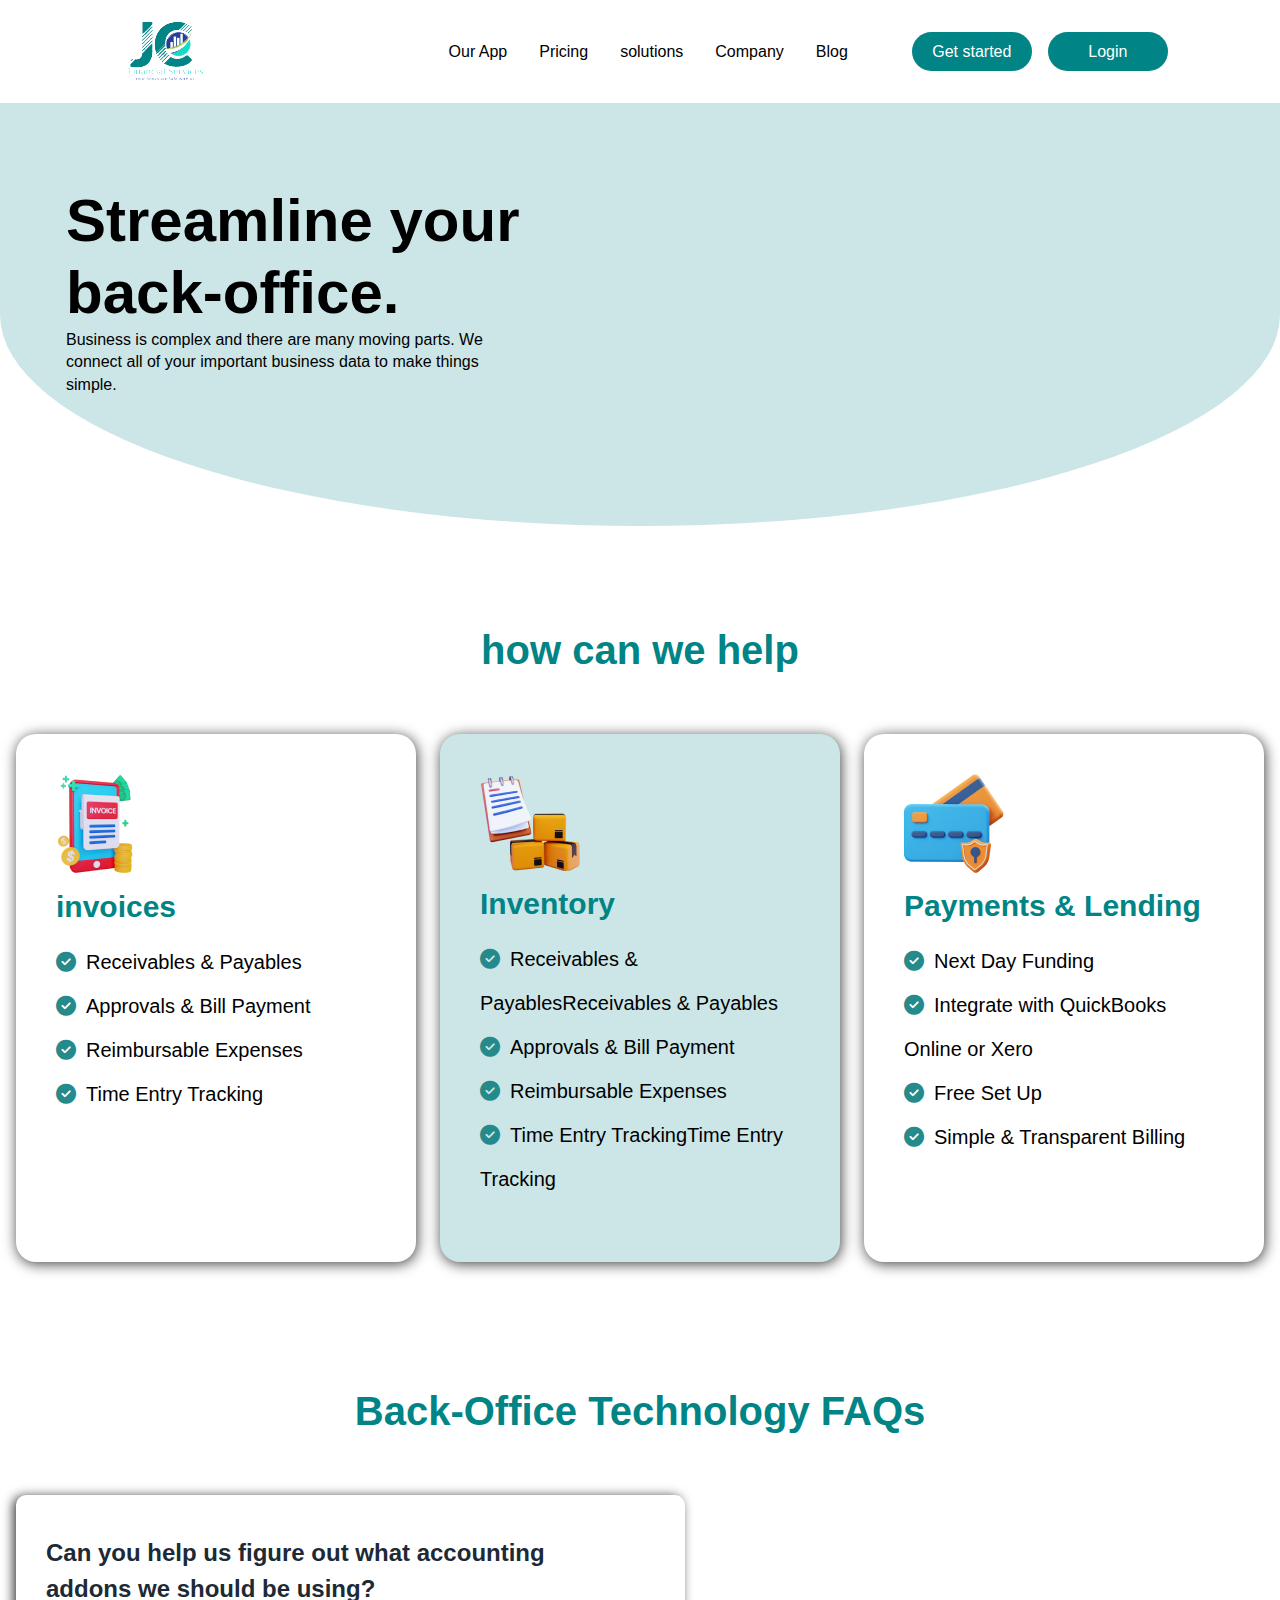
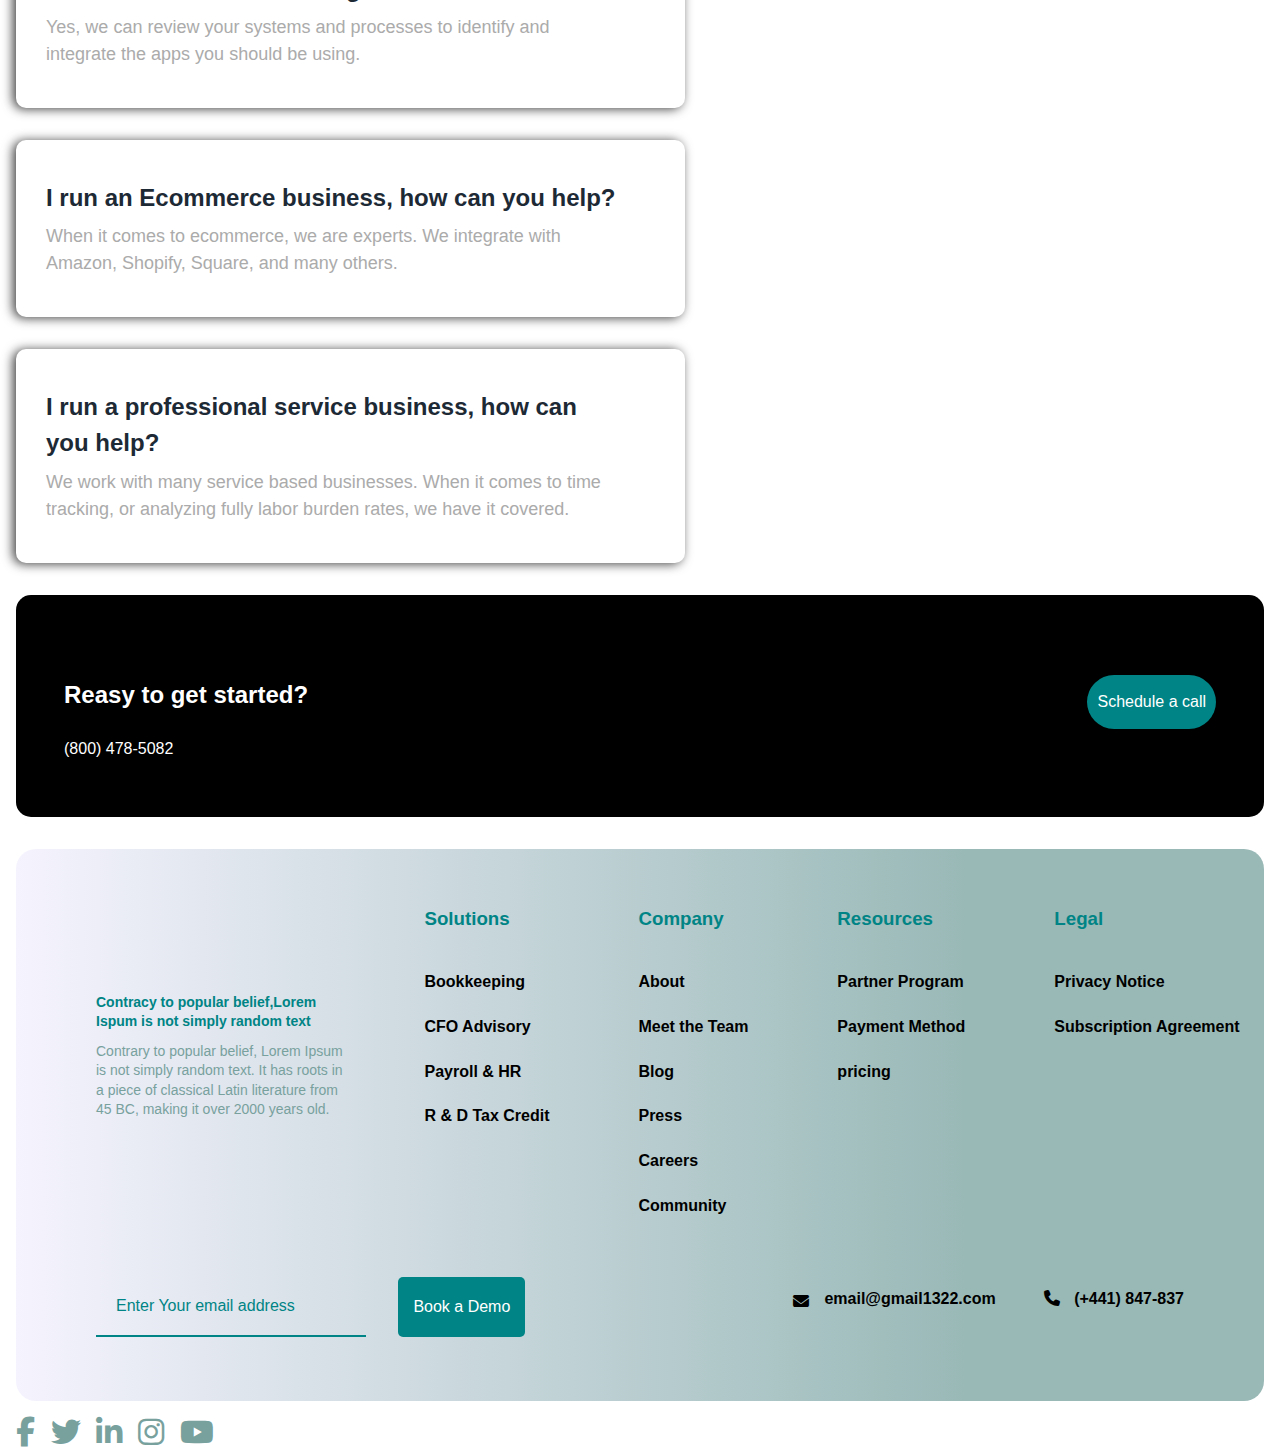
<file: frame.html>
<!DOCTYPE html>
<html lang="en">

<head>
    <meta charset="UTF-8">
    <meta http-equiv="X-UA-Compatible" content="IE=edge">
    <meta name="viewport" content="width=device-width, initial-scale=1.0">
    <title>frame</title>
    <link rel="preconnect" href="https://fonts.googleapis.com">
    <link rel="preconnect" href="https://fonts.gstatic.com" crossorigin>
    <link rel="stylesheet" href="style.css">
    <link rel="stylesheet" href="https://cdnjs.cloudflare.com/ajax/libs/font-awesome/6.3.0/css/all.min.css">

</head>

<body>
    <div class="main-navbar">
        <div class="container">
            <div class="navbar row">
                <div class="main-logo">
                    <a href="index.html"> <img src="images/main-logo.png" alt="main logo of the page"></a>
                </div>
                <div class="nav-list  row">
                    <ul class="row">
                        <li><a href="#">Our App</a></li>
                        <li><a href="#">Pricing</a></li>
                        <li>
                            <div class="dropdown" data-dropdown>
                                <button class="link" data-dropdown-button>solutions</button>
                                <!-- Data attribute rather than class for selecting (seperation of concerns, can change JS stuff without worrying about CSS breaking) -->
                                <div class="dropdown-menu information-grid">

                                    <div class="test">
                                        <div class="dropdown-heading">
                                            <img src="images/dropdown.png" alt="demo img">
                                            <div class="dropdown-img-text">
                                                <p>Lorem Ipsum is simply dummy text of the printing and typesetting
                                                    industry. </p>
                                                <a href="#">learn more <i class="fa-light fa-arrow-right"
                                                        style="color: #000000;"></i></a>
                                            </div>
                                        </div>

                                    </div>
                                    <div>
                                        <div class="dropdown-heading-right">
                                            <div class="dropdown-right">
                                                <!--we wil use d-flex with direction in order to make a responsive mobile layout also  -->
                                                <div class="dropdown-bookeeping">
                                                    <h3>Bookkeeping</h3>
                                                    <p>Lorem Ipsum is simply dummy text of the printing and typesetting
                                                        industry. </p>
                                                </div>
                                                <div class="dropdown-CFO-advisory">
                                                    <h3>CFO Advisory</h3>
                                                    <p>Lorem Ipsum is simply dummy text of the printing and typesetting
                                                        industry</p>
                                                </div>
                                                <div class="dropdown-Payroll">
                                                    <h3>Payroll & HR</h3>
                                                    <p>Lorem Ipsum is simply dummy text of the printing and typesetting
                                                        industry</p>
                                                </div>
                                                <div class="dropdown-rtd-tax">
                                                    <h3>R & D Tax Credit </h3>
                                                    <p>Lorem Ipsum is simply dummy text of the printing and typesetting
                                                        industry</p>
                                                </div>
                                            </div>
                                        </div>

                                    </div>

                                    <div>

                                    </div>

                                </div>
                            </div>
                        </li>
                        <!-- dropdown option -->
                        <li><a href="#">Company</a></li>
                        <!-- dropdown option -->
                        <li>Blog</li>
                    </ul>
                    <div class="navbar-btns">
                        <a href="#" class="navbar-btn">Get started</a>
                        <a href="#" class="navbar-btn  bg-change">Login</a>
                    </div>
                </div>
                <!-- mobile menu -->
                <nav class="mobile-menu">
                    <div class="openMenu"><i class="fa fa-bars"></i></div>
                    <ul class="mainMenu">
                        <li><a href="#">Home</a></li>
                        <li><a href="#">Products</a></li>
                        <li><a href="#">Contact</a></li>
                        <li><a href="#">About</a></li>
                        <div class="closeMenu"><i class="fa fa-times"></i></div>
                        <span class="icons">
                            <i class="fab fa-facebook"></i>
                            <i class="fab fa-instagram"></i>
                            <i class="fab fa-twitter"></i>
                            <i class="fab fa-github"></i>
                        </span>
                    </ul>
                </nav>
            </div>
        </div>
    </div>
    <!-- there will be two sections here one for images ns one for the text -->
    <div class="frame-header">
        <div class="frame-container">
            <div class="header-text">
                <h1>Streamline your
                    back-office.</h1>
                <p>Business is complex and there are many moving parts.
                    We connect all of your important business data to
                    make things simple.</p>
            </div>
            <div class="header-images">

            </div>
        </div>
    </div>
    <!-- helping section -->
    <div class="frame-container">
        <div class="frame-section">
            <div class="frame-section-heading">
                <p>how can we help</p>
            </div>
            <div class="frame-cards | row">
                <div class="frame-card">
                    <div class="card-header-img">
                        <img src="images/framecard1.png" alt="">
                    </div>
                    <div class="frame-card-info | box__checks row ">
                        <h3>invoices</h3>
                        <p>Receivables & Payables</p>
                        <p>Approvals & Bill Payment</p>
                        <p>Reimbursable Expenses</p>
                        <p>Time Entry Tracking</p>
                    </div>
                </div>
                <div class="frame-card | active">
                    <div class="card-header-img">
                        <img src="images/framecard2.png" alt="">
                    </div>
                    <div class="frame-card-info | box__checks row ">
                        <h3>Inventory</h3>
                        <p class="active">Receivables & PayablesReceivables & Payables</p>
                        <p class="active">Approvals & Bill Payment</p>
                        <p class="active">Reimbursable Expenses</p>
                        <p class="active">Time Entry TrackingTime Entry Tracking</p>
                    </div>
                </div>
                <div class="frame-card">
                    <div class="card-header-img">
                        <img src="images/framecard3.png" alt="">
                    </div>
                    <div class="frame-card-info | box__checks row ">
                        <h3>Payments & Lending</h3>
                        <p>Next Day Funding</p>
                        <p>Integrate with QuickBooks
                            Online or Xero</p>
                        <p>Free Set Up</p>
                        <p>Simple & Transparent Billing</p>
                    </div>
                </div>
            </div>
        </div>
    </div>
    <!-- frame FAQS -->
    <div class="frame-container">
        <div class="frame-section-2">
            <div class="frame-section-2-heading">
                <p>Back-Office Technology FAQs</p>
            </div>
       <div class="section-2-paras row">
        <div class="para">
            <h3>Can you help us figure out what accounting
                addons we should be using?</h3>
        <p>Yes, we can review your systems and processes to identify
            and integrate the apps you should be using.</p>
            </div>
            <div class="para">
                <h3>I run an Ecommerce business, how can you
                    help?</h3>
                <p>When it comes to ecommerce, we are experts. We integrate
                    with Amazon, Shopify, Square, and many others.</p>
            </div>
            <div class="para">
                <h3>I run a professional service business, how
                    can you help?</h3>
                <p>We work with many service based businesses. When it
                    comes to time tracking, or analyzing fully labor burden rates,
                    we have it covered.</p>
            </div>
       </div>
    </div>
</div>
  <!-- starter button and text -->
  <div class="frame-container">
    <div class="dk-square ">
        <div class="row dk-space">
            <h2>Reasy to get started?</h2>
            <a class="call-btn" href="#">Schedule a call</a>
        </div>
        <p>(800) 478-5082</p>
    </div>
</div>
<div class="footer container">
    <div class="row footer-cols">
        <div class="footer-col-1">
            <div class="footer-lt-text">
                <h3>Contracy to popular belief,Lorem Ispum is not simply random text</h3>
                <p>Contrary to popular belief, Lorem Ipsum is not simply random text. It has roots in a piece of
                    classical Latin literature from 45 BC, making it over 2000 years old.
                </p>
            </div>
        </div>
        <div class="footer-col-2 row">
            <div class="sol-col">
                <h3>Solutions</h3>
                <p>Bookkeeping</p>
                <p>CFO Advisory</p>
                <p>Payroll & HR</p>
                <p>R & D Tax Credit</p>
            </div>
            <div class="sol-col">
                <h3>Company</h3>
                <p>About</p>
                <p>Meet the Team</p>
                <p>Blog</p>
                <p>Press</p>
                <p>Careers</p>
                <p>Community</p>
            </div>
            <div class="sol-col">
                <h3>Resources</h3>
                <p>Partner Program</p>
                <p>Payment Method</p>
                <p>pricing</p>
            </div>
            <div class="sol-col">
                <h3>Legal</h3>
                <p>Privacy Notice</p>
                <p>Subscription Agreement</p>
            </div>
        </div>
    </div>
    <div class="row footer-lt">
        <!-- her the div we use is just to prevent it from justifying -->
        <div class="footer-lt-gap row">
            <input type="text" placeholder="Enter Your email address" class="footer-inpt">
            <button class="footer-lt-btn">Book a Demo</button>
        </div>
        <!-- gmail access and phone number -->
        <div class="footer-rt-info row">
            <a href="#">email@gmail1322.com</a>
            <p> (+441) 847-837</p>
        </div>
    </div>
    <!-- footer-icons -->
</div>
<div class="footer-icons | frame-container">
    <a href="#"><i class="fa-brands fa-facebook-f"></i></a>
    <a href="#"><i class="fa-brands fa-twitter"></i></a>
    <a href="#"><i class="fa-brands fa-linkedin-in"></i></a>
    <a href><i class="fa-brands fa-instagram"></i></a>
    <a href="#"><i class="fa-brands fa-youtube"></i></a>

</div>

    <script src="script.js"></script>
</body>

</html>
</file>
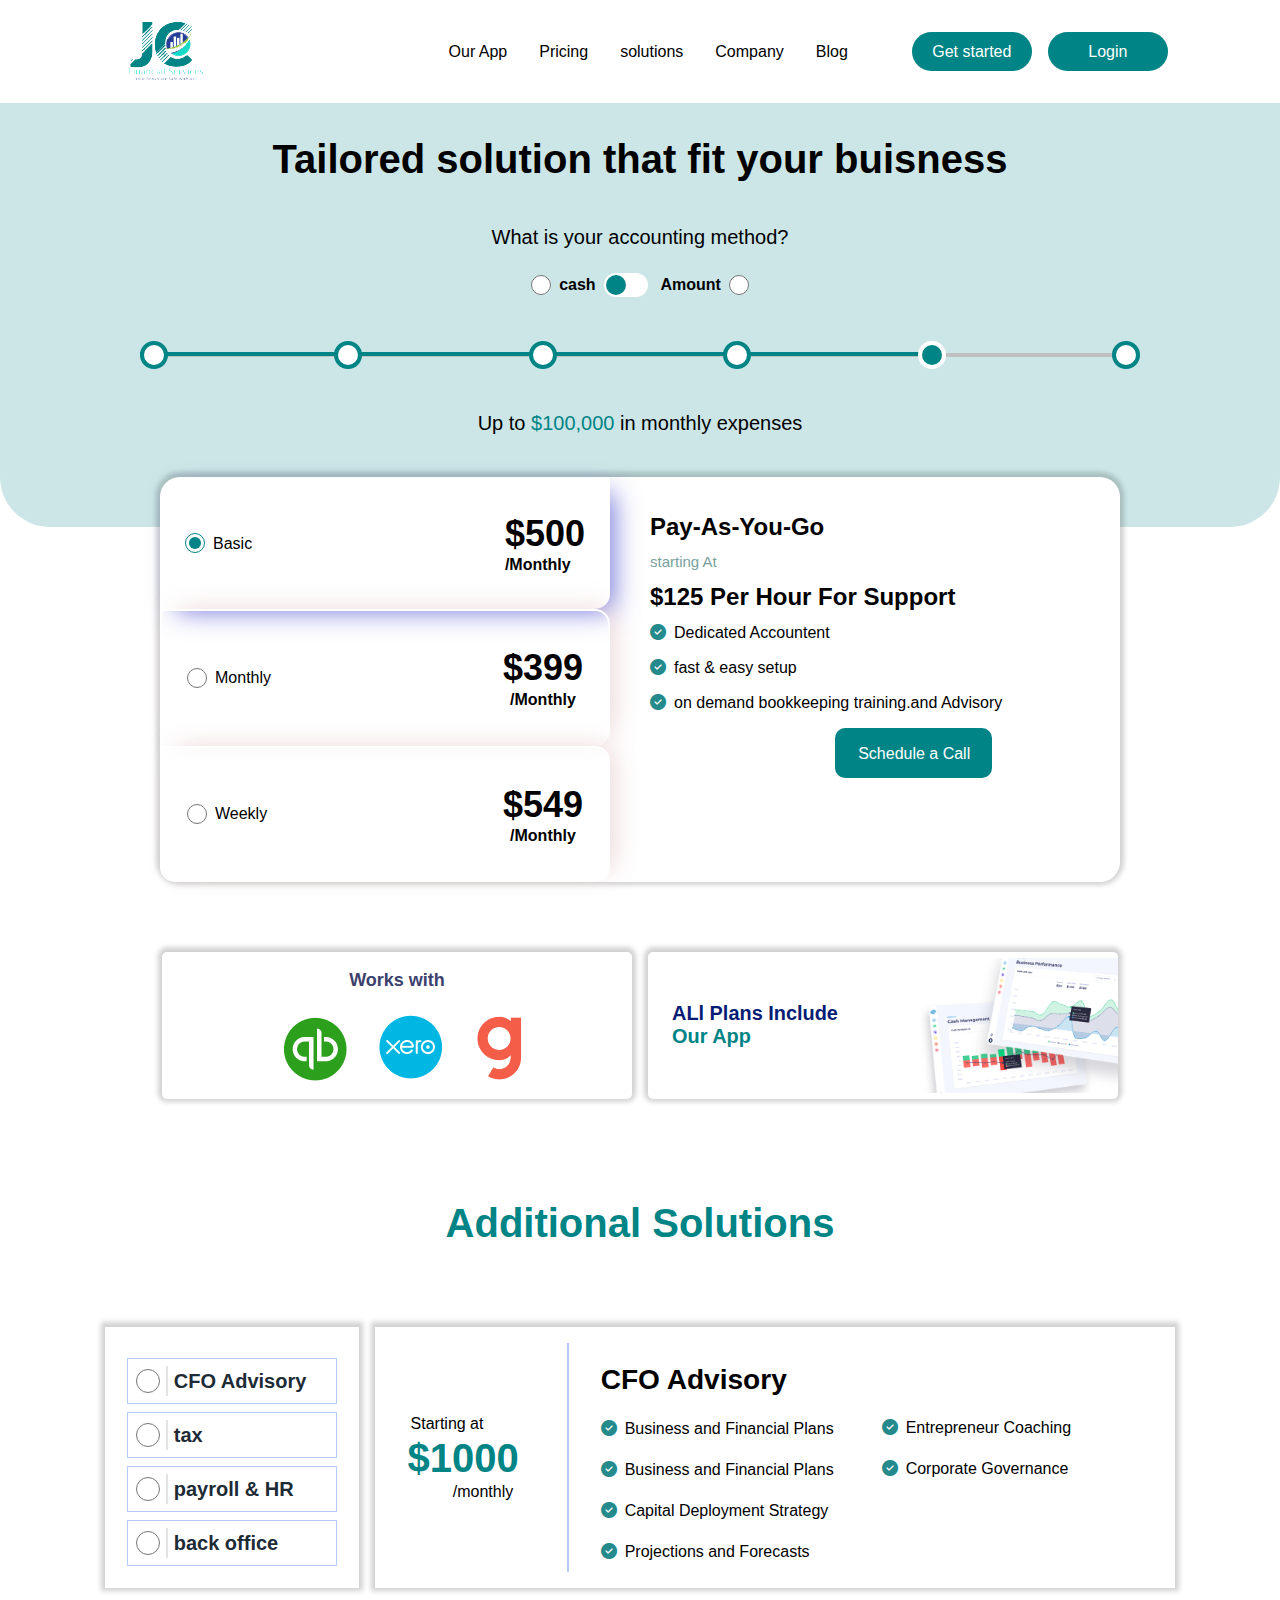
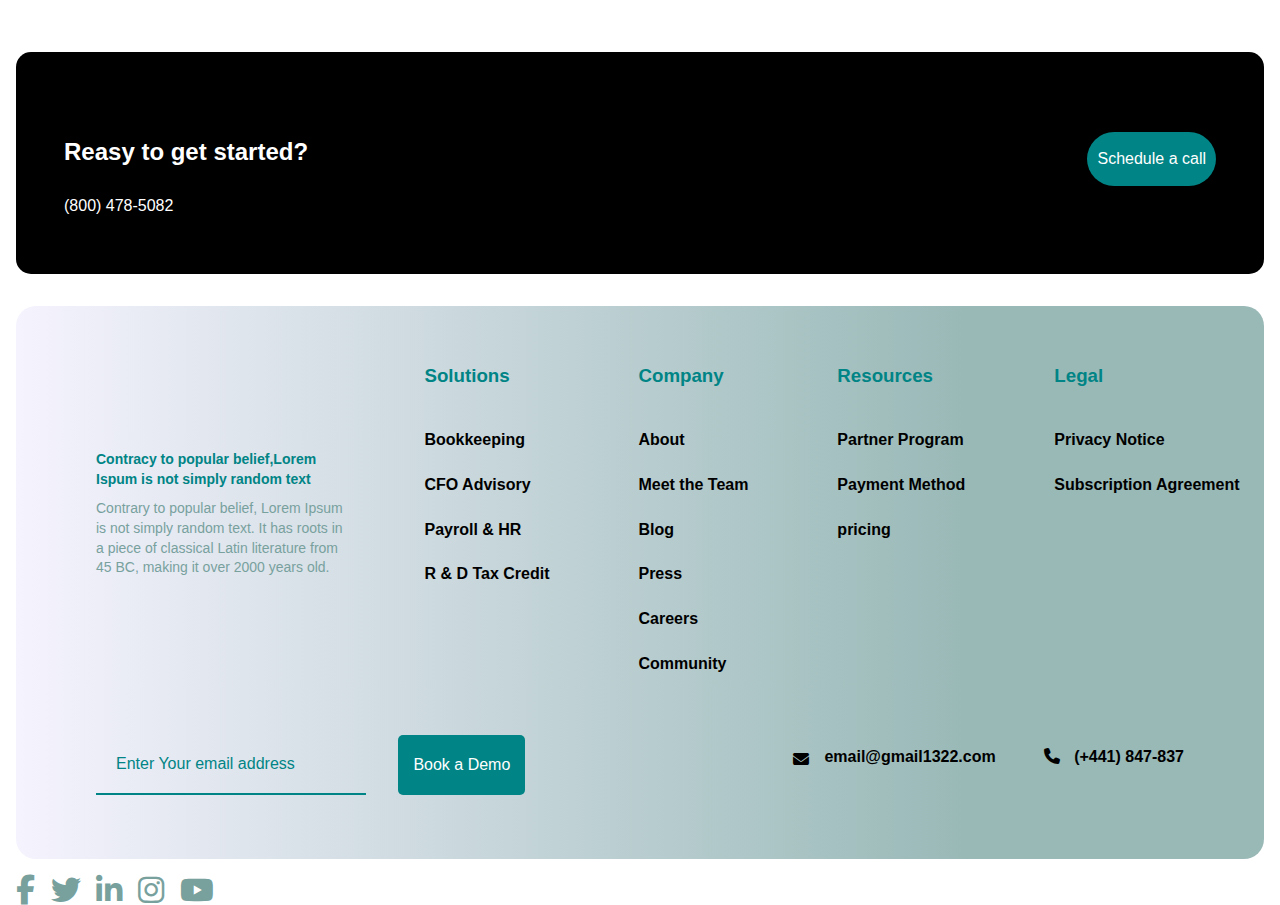
<file: pricing.html>
<!DOCTYPE html>
<html lang="en">

<head>
    <meta charset="UTF-8">
    <meta http-equiv="X-UA-Compatible" content="IE=edge">
    <meta name="viewport" content="width=device-width, initial-scale=1.0">
    <link rel="preconnect" href="https://fonts.gstatic.com" crossorigin>
    <link rel="preconnect" href="https://fonts.googleapis.com">
    <link rel="stylesheet" href="style.css">
    <link rel="stylesheet" href="https://cdnjs.cloudflare.com/ajax/libs/font-awesome/6.3.0/css/all.min.css"
        integrity="sha512-SzlrxWUlpfuzQ+pcUCosxcglQRNAq/DZjVsC0lE40xsADsfeQoEypE+enwcOiGjk/bSuGGKHEyjSoQ1zVisanQ=="
        crossorigin="anonymous" referrerpolicy="no-referrer" />
    <link rel="stylesheet" href="https://cdnjs.cloudflare.com/ajax/libs/font-awesome/6.3.0/css/all.min.css">
    <title>pricing</title>
</head>

<body>
    <!-- navbar -->
    <div class="main-navbar">
        <div class="frame-container">
            <div class="navbar row">
                <div class="main-logo">
                    <a href="index.html"> <img src="images/main-logo.png" alt="main logo of the page"></a>
                </div>
                <div class="nav-list  row">
                    <ul class="row">
                        <li><a href="#">Our App</a></li>
                        <li><a href="pricing.html">Pricing</a></li>
                        <li>
                            <div class="dropdown" data-dropdown>
                                <button class="link" data-dropdown-button>solutions</button>
                                <!-- Data attribute rather than class for selecting (seperation of concerns, can change JS stuff without worrying about CSS breaking) -->
                                <div class="dropdown-menu information-grid">

                                    <div class="test">
                                        <div class="dropdown-heading">
                                            <img src="images/dropdown.png" alt="demo img">
                                            <div class="dropdown-img-text">
                                                <p>Lorem Ipsum is simply dummy text of the printing and typesetting
                                                    industry. </p>
                                                <a href="#">learn more <i class="fa-light fa-arrow-right"
                                                        style="color: #000000;"></i></a>
                                            </div>
                                        </div>

                                    </div>
                                    <div>
                                        <div class="dropdown-heading-right">
                                     <div class="dropdown-right">
                                            <!--we wil use d-flex with direction in order to make a responsive mobile layout also  -->
                                         <div class="dropdown-bookeeping">
                                            <h3>Bookkeeping</h3>
                                            <p>Lorem Ipsum is simply dummy text of the printing and typesetting industry. </p>
                                         </div>
                                         <div class="dropdown-CFO-advisory">
                                            <h3>CFO Advisory</h3>
                                            <p>Lorem Ipsum is simply dummy text of the printing and typesetting industry</p>
                                         </div>
                                         <div class="dropdown-Payroll">
                                            <h3>Payroll & HR</h3>
                                            <p>Lorem Ipsum is simply dummy text of the printing and typesetting industry</p>
                                         </div>  
                                           <div class="dropdown-rtd-tax">
                                            <h3>R & D Tax Credit </h3>
                                            <p>Lorem Ipsum is simply dummy text of the printing and typesetting industry</p>
                                         </div>
                                        </div>
                                        </div>

                                    </div>

                                    <div>

                                    </div>

                                </div>
                            </div>
                        </li>
                        <!-- dropdown option -->
                        <li><a href="#">Company</a></li>
                        <!-- dropdown option -->
                        <li>Blog</li>
                    </ul>
                    <div class="navbar-btns">
                        <a href="#" class="navbar-btn">Get started</a>
                        <a href="#" class="navbar-btn  bg-change">Login</a>
                    </div>
                </div>


                <!-- mobile menu -->
                <nav class="mobile-menu">
                    <div class="openMenu"><i class="fa fa-bars"></i></div>
                    <ul class="mainMenu">
                        <li><a href="#">Home</a></li>
                        <li><a href="#">Products</a></li>
                        <li><a href="#">Contact</a></li>
                        <li><a href="#">About</a></li>
                        <div class="closeMenu"><i class="fa fa-times"></i></div>
                        <span class="icons">
                            <i class="fab fa-facebook"></i>
                            <i class="fab fa-instagram"></i>
                            <i class="fab fa-twitter"></i>
                            <i class="fab fa-github"></i>
                        </span>
                    </ul>
                </nav>
            </div>
        </div>
    </div>
    <!-- pricing section -->

    <div class="pricing-header">
        <h1>Tailored solution that fit your buisness</h1>
        <p>What is your accounting method?</p>
        <div class="pricing-inpts">
            <input type="radio" class="checks" id="rd-check-1" name="select1">
            <label for="rd-check-1" class="rd-checks">cash</label>
            <input type="checkbox" id="check1" class="toggle">
            <label for="check1" id="rd-check-2"></label>
            <label for="rd-check-2" class="rd-checks">Amount</label>
            <input type="radio" class="checks" name="select1">
        </div>
        <!-- line graph -->
        <div class="container">
            <div class="pricing-line-main">
                <div class="line-dots">
                    <div class="progress" id="progress"></div>
                    <div class="circles"></div>
                    <div class="circles"></div>
                    <div class="circles"></div>
                    <div class="circles"></div>
                    <div class="circles active"></div>
                    <div class="circles"></div>
                </div>
                <p class="pricing-text">Up to <span>$100,000</span> in monthly expenses</p>

            </div>
        </div>
    </div>
    <!-- pricing box -->


    <div class="container">
        <div class="pricing-box">
            <div class="box-col-1">
                <div class="ins-box-1">
                    <div class="box-checks">
                        <input type="radio" id="box-1" class="checks" name="select2" value="basic" checked>
                        <label for="box-1">Basic</label>
                    </div>
                    <h3>$500 <span>/Monthly</span></h3>

                </div>
                <div class="ins-box-2">
                    <div class="box-checks">
                        <input type="radio" id="box-1" class="checks" name="select2" value="monthly">
                        <label for="box-1">Monthly</label>
                    </div>
                    <h3>$399 <span>/Monthly</span></h3>
                </div>
                <div class="ins-box-3">
                    <div class="box-checks">
                        <input type="radio" id="box-1" class="checks" name="select2" value="weekly">
                        <label for="box-1">Weekly</label>
                    </div>
                    <h3>$549 <span>/Monthly</span></h3>

                </div>
            </div>
            <div class="box-col-2">
                <h4>pay-as-you-go</h4>
                <p class="text__light">starting At</p>
                <h4>$125 per hour for support</h4>
                <div class="box__checks">
                    <p>Dedicated Accountent</p>
                    <p>fast & easy setup</p>
                    <p>on demand bookkeeping training.and Advisory</p>
                </div>
                <div class="col-2__btn">
                    <a href="#" class="box-btn-rt">Schedule a Call</a>
                </div>
            </div>
        </div>
    </div>
    <!-- working area -->
    <div class="">
        <div class="imgs-col row pricing-page-container">
            <div class="imgs-col__1 row">
                <h5>Works with</h5>
                <div class="col__1-imgs row">
                    <img src="images/pricing-img-1.png" alt="">
                    <img src="images/pricing-img-2.png" alt="">
                    <img src="images/pricing-img-3.png" alt="">
                </div>
            </div>
            <div class="imgs-col__2 row">
                <div class="col__2-text">
                    <h5>ALl plans include</h5>
                    <h5>our app</h5>
                </div>
                <div class="col__2-img">
                    <img src="images/pricing-img-4.png" alt="">
                </div>
            </div>
        </div>
    </div>
    <!--additional solutions section  -->
    <div class="add-sol__main">
        <div class="container">
            <div class="add-sol__text">
                <p> additional solutions</p>
            </div>
            <div class=" add-sol-row | row">
                <div class="add-sol__col-1">
                    <div class="add-sol-inpt active">
                        <input type="radio" id="cfo" class="lg-checks">
                        <label for="cfo"><a href="#" class="color-change">CFO Advisory</a></label>
                    </div>
                    <div class="add-sol-inpt">
                        <input type="radio" id="cfo" class="lg-checks">
                        <label for="cfo"><a href="#">tax</a></label>
                    </div>
                    <div class="add-sol-inpt">
                        <input type="radio" id="cfo" class="lg-checks">
                        <label for="cfo"><a href="#">payroll & HR</a></label>
                    </div>
                    <div class="add-sol-inpt">
                        <input type="radio" id="cfo" class="lg-checks">
                        <label for="cfo"><a href="#">back office</a></label>
                    </div>
                </div>
                <div class="add-sol__col-2">

                    <div class="secondary__col-1">
                        <div class="right-section ">
                            <p>Starting at</p>
                            <p class=lg-text>$1000</p>
                            <p>/monthly</p>
                        </div>
                    </div>
                    <div class="vt-lg-line"></div>
                    <div class="left-section">
                        <div class="add-sol-heading">
                            <h3>CFO Advisory</h3>
                        </div>
                        <div class="add-sol-text | box__checks ">
                            <p>Business and Financial Plans</p>
                            <p>Business and Financial Plans</p>
                            <p>Capital Deployment Strategy</p>
                            <p>Projections and Forecasts</p>
                        </div>
                    </div>
                    <div class="add-sol-text-secondary | box__checks ">
                        <p>Entrepreneur Coaching</p>
                        <p>Corporate Governance</p>
                    </div>
                </div>
            </div>
        </div>
    </div>
    <!-- starter button and text -->
    <div class="frame-container">
        <div class="dk-square ">


            <div class="row dk-space">
                <h2>Reasy to get started?</h2>
                <a class="call-btn" href="#">Schedule a call</a>
            </div>
            <p>(800) 478-5082</p>
        </div>
    </div>
    <!-- footer section -->
    <div class="footer | container">
        <div class="row footer-cols">
            <div class="footer-col-1">
                <div class="footer-lt-text">
                    <h3>Contracy to popular belief,Lorem Ispum is not simply random text</h3>
                    <p>Contrary to popular belief, Lorem Ipsum is not simply random text. It has roots in a piece of
                        classical Latin literature from 45 BC, making it over 2000 years old.
                    </p>
                </div>
            </div>
            <div class="footer-col-2 row">
                <div class="sol-col">
                    <h3>Solutions</h3>
                    <p>Bookkeeping</p>
                    <p>CFO Advisory</p>
                    <p>Payroll & HR</p>
                    <p>R & D Tax Credit</p>
                </div>
                <div class="sol-col">
                    <h3>Company</h3>
                    <p>About</p>
                    <p>Meet the Team</p>
                    <p>Blog</p>
                    <p>Press</p>
                    <p>Careers</p>
                    <p>Community</p>
                </div>
                <div class="sol-col">
                    <h3>Resources</h3>
                    <p>Partner Program</p>
                    <p>Payment Method</p>
                    <p>pricing</p>
                </div>
                <div class="sol-col">
                    <h3>Legal</h3>
                    <p>Privacy Notice</p>
                    <p>Subscription Agreement</p>
                </div>
            </div>
        </div>
        <div class="row footer-lt">
            <!-- her the div we use is just to prevent it from justifying -->
            <div class="footer-lt-gap row">
                <input type="text" placeholder="Enter Your email address" class="footer-inpt">
                <button class="footer-lt-btn">Book a Demo</button>
            </div>
            <!-- gmail access and phone number -->
            <div class="footer-rt-info row">
                <a href="#">email@gmail1322.com</a>
                <p> (+441) 847-837</p>
            </div>
        </div>
        <!-- footer-icons -->
    </div>
    <div class="footer-icons | frame-container ">
        <a href="#"><i class="fa-brands fa-facebook-f"></i></a>
        <a href="#"><i class="fa-brands fa-twitter"></i></a>
        <a href="#"><i class="fa-brands fa-linkedin-in"></i></a>
        <a href><i class="fa-brands fa-instagram"></i></a>
        <a href="#"><i class="fa-brands fa-youtube"></i></a>

    </div>



    <script src="script.js"></script>
</body>

</html>
</file>
<file: style.css>
*{
    margin: 0;
    padding: 0;
    font-family: 'Urbanist', sans-serif;
    text-decoration: none;
}
:root{
    --color-primary:#008485;
    --color-dark:#000000;
    --color-light:white;
    --color-secondary:#CCE6E7; 
    /* font-weights */

    --fw-regular: 400;
    --fw-semi-bold: 550;
    --fw-bold: 700;
    
    /* font-sizes */
     --fs-300: 0.875rem;  /* 14px */
    --fs-400:0.9375rem;   /* 15px */
    --fs-500: 1rem;       /* 16px */
    --fs-600: 1.125rem;   /* 18 */
    --fs-700: 1.25rem;     /* 20px */
    --fs-800: 1.5rem;      /* 24px */ 
    --fs-900: 2.25rem;     /* 36 */
    --fs-1000: 2.5rem;     /* 40px */
    --fs--1100: 3rem;      /* 48*/
    --fs--1200: 3.75rem;      /*60px */


    --fs-body: var(--fs-500);
    --fs-primary-heading: var(--fs-1000);
    --fs-secondary-heading: var(--fs-800);
    --fs-nav: var(--fs-400);
    --fs-button: var(--fs-500);
  
   
   
  }
  
  @media (max-width: 840px) {
    :root {
      --fs-body: var(--fs-500);
      --fs-primary-heading: var(--fs-900);
      --fs-secondary-heading: var(--fs-700);
      --fs-nav: var(--fs-300);
    }
}
body{
    line-height: 1.2;
    font-family: system-ui;
}

img{
    display: block;
}

/* containers */
.container{
    width: min(1900px, 100% - 2rem);
    margin-inline:auto;
}
.frame-container{
    width:min(1370px, 100% - 2rem);
    margin-inline: auto;
    }
.row{
    display: flex;
}
/* navbar */
.main-navbar{
    padding: 1em 0 1em 0;
    box-shadow: -1px 6px 5px 0px rgba(49, 46, 46, 0.75);
    -webkit-box-shadow: -1px 6px 5px 0px rgba(48, 44, 44, 0.75);
    -moz-box-shadow: -1px 6px 5px 0px rgba(39, 35, 35, 0.75);
}
.navbar{
    justify-content: space-around;
    align-items: center;
}
.nav-list li{
    margin-left: 2em;
    list-style-type: none;
} 
 li a{
    color: var(--color-dark);
    font-size: var(--fs-500);
}
.nav-list{
    align-items: center;
}
.navbar-btns{
    margin-left: 4em;
    display: flex;
    gap: 1em;
    justify-content: center;
    align-items: center;
}
.navbar-btn{
    background-color: var(--color-primary);
    display: flex;
    color: white;
    border: none;
    width: 100px;
    justify-content: center;
    align-items: center;
    padding: 10px;
    border-radius: 50px;
}
 /*dropdown
     */
     ul {
        padding-left: 0;
      }
      
      .link {
        background: none;
        border: none;
        text-decoration: none;
        color:var(--color-dark);
        font-family: inherit;
        font-size: inherit;
        cursor: pointer;
        padding: 0;
        list-style: none;
      }
      
      .dropdown.active > .link, /* while clicked or hover */
      .link:hover {
        color: black;
      }
      
      .dropdown {
        position: relative; /* allows dropdown menu to have a parent container */
      
    }
    .dropdown-heading{
        border-radius: 10px;
    }
      
      .dropdown-menu {
        position: absolute;
        left: -360px;
        top: calc(
          110% + 0.25rem
        ); /* Common way to make sure dropdown menus responsive keeping position */
        background-color: white;
        padding: 0.85rem;
        border-radius: 0.25rem;
        box-shadow: 0 2px 5px 0 rgba(0, 0, 0, 0.1);
        opacity: 0; /* Invisible until we want to see it, opacity allows for animation */
        pointer-events: none;
        transform: translateY(-10px);
        transition: opacity 150ms ease-in-out, transform 150ms ease-in-out; /* animates opacity */
      }
      
      .dropdown.active > .link + .dropdown-menu {
        /* If dropdown's first child (link) is pressed, select it's sibling dropdown-menu*/
        opacity: 1;
        transform: translateY(0);
        pointer-events: auto;
        background-color: var(--color-light);
        z-index: 999;
      }
      
      .information-grid {
        display: grid;
        grid-template-columns: repeat(2, max-content);
        gap: 2rem;
      }
     
      
      .dropdown-heading {
        max-width: 412px;
        font-weight: 500;
        box-shadow: -1px 1px 13px 1px rgba(0,0,0,0.66);
      }
      .dropdown-img-text{
        padding: 1em 0 0 15px;
      }
      .dropdown-cl-invert {
                padding: 10px 0 10px 0;
                color: red;
      }
      .dropdown-cl-invert  a{
        color: hsla(227, 61%, 37%, 1);
      }
      .dropdown-cl-invert  a::after{
        content: "\f061";
    font-family: "Font Awesome 5 Free";
    font-weight: 900;
    color: #248a8b;
    margin-right: 0.5em;
      }
      .fa-arrow-right:before{
        content: "none";
      }
   
       .dropdown-icons::before{
        content: "\f518";
        font-family: "Font Awesome 5 Free";
        font-weight: 900;
        color: #248a8b;
        margin-right: 0.5em;
        font-size: 20px;
        background-color:var(--color-secondary) ;
        padding: 10px 10px 10px 10px;
        flex: none;
        display: inline-block;
      }       
      .dropdown-heading-right{
        max-width: 20em;
        line-height:1.5;
      }
      .dropdown-right h3{
       font-size:var(--fs-500) ;
       font-weight: var(--fw-bold);
      }
      .dropdown-right p{
        color: hsla(176, 18%, 55%, 1);
        font-weight: var(--fw-semi-bold);
       font-size: var(--fs-300);
      }
      .dropdown-CFO-advisory{
     
     border-radius: 5px;
     margin: 15px 0 15px 0;
     padding: 10px 0 8px 10px;
      }
      


/* mobile menu */
 .mobile-menu{
    display: none;
 }

/* info section */
.info-section{
    justify-content: space-between;
    gap: 2em;
    max-width: 1900px;
    margin-inline: auto;
}

.info-section-col-1 {
margin:3em 0 0 3em;
display: flex;
flex-direction: column;
justify-content: space-between;
}
.info-section-col-1-text{
width: 100%;
max-width:27vw;
}
.info-section-col-2{
    display: grid;
    grid-template-columns: repeat(2 , 1fr);
    background: rgb(240,255,255);
background: radial-gradient(circle, rgb(255, 255, 255) 75%, rgb(153, 200, 201) 118%);
}
.info-section-col-2 div:last-child{
grid-column: 1/4;
}
/* MEDIA QUARIE FOR THE INFO SECTION IN INDEX PAGE */
@media (max-width:600px){
    .info-section-col-2{
        grid-template-columns: auto;
    }
    .info-section-col-2 div:last-child {
        grid-column: auto;
    }
}
/* st-text */
.st-text{
    background-color: var(--color-secondary);

}
.st-text p{
color: #78A19E;
padding: 1em 0 .5em 1em;
}
.st-text h5{
    padding: 0 0 1em 1em;
    font-size: 16px;
    font-weight: bold;
}
.text-icons{
    align-items: center;
}
.st-icons{
    margin: 0  0 0 2em;
    gap: 10px;
    display: flex;
    align-items: center;
    justify-content: center;
}
.st-icons .fa-solid{
    font-size: 28px;
    color: black;
    background-color: #000000;
    border-radius: 100px;
    outline-color: transparent;
   
}
.bg-color{
    display: block;
    background-color: var(--color-light);
    padding: 15px;
    border-radius:50%;
}
.st-dots{
margin-left: 1em;
}
.dots {
    background: var(--color-dark);
    height: 5px;
    width: 5px;
    padding: 1px;
    margin: 0 0 1em 15px;
    border-radius: 50%;
}
.st-dots .active{
    background-color: #008485;
    outline: #008485;

}
.info-img{
max-width: 300px;
margin-left: 3.5em;
}
.info-section-sm-text , .info-section-lg-text{
    line-height: 1.3em;
}
.info-section-lg-text{
    font-size: var(--fs-1000);
 font-weight: 750;
 text-transform: capitalize;
}
.info-section-sm-text{
    margin-top: 1.5em;
}
.info-btns{
margin-top: 3em;
}
.info-btn-1{
 color: var(--color-light);
 background-color: var(--color-primary);
 padding: 10px 15px 10px 15px;   
 border-radius: 5px;
 transition: 0.7s ease;
}
.info-btn-1:hover{
    opacity: 0.8;
}
.info-btn-2{
    margin-left: .5em;
    color: var(--color-primary);
}
.info-btn-2::after{
        content: "\f061";
    font-family: "Font Awesome 5 Free";
    font-weight: 900;
    color: #248a8b;
    margin-right: 0.5em;
}
.info-btn-2:hover{
    opacity: 0.8;
    transition: 0.7s ease;
}
.info-images{
    margin:4em 0 0 0;
    flex-wrap: wrap;
}
.info-line{
    background-color: aquamarine;
    height: 100px;
    z-index: 999;
    margin-bottom: 1em;
    position: relative;
    bottom: 2em;
}
.main-graph{
    max-width: 270px;
    margin: 1em 0 1em 1em;
}
.graph{
    margin: .7em 0 .7em 0;
    -webkit-box-shadow: -3px 1px 27px -4px rgba(0,0,0,0.75);
-moz-box-shadow: -3px 1px 27px -4px rgba(0,0,0,0.75);
box-shadow: -3px 1px 27px -4px rgba(0,0,0,0.75);
}
.tp-graph{
    background-color: var(--color-light);
    display: flex;
    text-align: start;
    padding: 10px 5px 10px 5px;
    font-size: 14px;
    border-radius: 5px;
    line-height: 1.2em;
    font-weight:700;
    -webkit-box-shadow: -3px 1px 27px -4px rgba(0,0,0,0.75);
    -moz-box-shadow: -3px 1px 27px -4px rgba(0,0,0,0.75);
     box-shadow: -3px 1px 27px -4px rgba(0,0,0,0.75);
}
.bt-graph{
    background-color: var(--color-light);
    display: flex;
    text-align: end;
    padding: 10px 0px 10px 0px;
    font-size: 14px;
    border-radius: 5px;
    width: 100%;
    line-height: 1.2em;
    font-weight:700;
    -webkit-box-shadow: -3px 1px 27px -4px rgba(0,0,0,0.75);
    -moz-box-shadow: -3px 1px 27px -4px rgba(0,0,0,0.75);
    box-shadow: -3px 1px 27px -4px rgba(0,0,0,0.75);
}
.sm-image{
    width: 40px;
    height: 40px;
    background-size: cover;
    border-radius: 50%;
    object-fit: cover;
    padding:0 10px 0 10px ;
}

/* Rating section */
.sec-rating{
    line-height: 2em;
    align-items: center;
    text-align: center;
    font-size: 13px;
    font-weight: bold;
    margin: 3em 0 3em 0;
}
.rating-heading{
    margin:0 0 4em 0;
    padding-top: 1.5em;
    font-weight: 750;
}
.rating-sec-align{
  justify-content: space-evenly;
  flex-wrap: wrap;
}
.fa-sharp ,.fa-regular  {
    color: rgba(101, 225, 19, 0.929);
}
.main-rating{
    margin-bottom: 10px;
}
/* buisness companies section*/
.companies-sec{
    background-color: var(--color-secondary);
}
.companies-sec p{
    text-align: center;
    font-size: 1.2em;
    font-weight: 750;
    padding: 1.5em 0 2.5em 0;
}
.companies-sec-imgs{
    justify-content: space-between;
    padding: 3em 0 2em 3em;
    flex-wrap: wrap;
    gap: 2em;
}
.span{
color: #2dd9df;
}
/* vedio sectio  */
.vedio-main h2{
text-align: center;
margin-top: 3em;
}
.vedio-section{
  width:min(1400px, 100% - 10rem);
    margin: 3em auto 2em auto;
    background-color: var(--color-secondary);
    padding: 2em;
    position: relative;
}
.vedio{
    display: flex;
    align-items: center;
    justify-content: center;
    flex-direction: column;
   
}
.vedio h2{
    margin-bottom: 1em;
}
.vedio-logo{
    z-index: 1;
   position: absolute;
   margin-top: 1em;
   left: 50px;
}
.vedio-like-sec{
margin: 1em 0 0em 1em;
gap: .5em;
width: 100%;
justify-content: space-between;
}
.vedio-like {
    background-color: #a9e5e7;
    padding: 10px;
    border-radius: 5px;
}
.vedio-like .fa-solid {
    font-size: 25px;
     color: var(--color-primary);
}
.vedio-like p {
font-size: 12px;
color: var(--color-primary);
padding: 8px 0 0 5px;
}
.vedio-comment{
    background-color: #a9e5e7;
    padding: 15px 10px 0px 10px;
    border-radius: 5px;
    margin-left: .5em;
}
.vedio-comment .fa-solid{
    font-size: 20px;
     color: var(--color-primary);
}
.vedio-comment p{
    color: var(--color-primary);
    padding: 2px 0 0 5px;
    font-size: 12px;
}
.vedio-share .fa-solid {
  background-color: #a9e5e7;
  padding: 15px;
  font-size: 20px;
  color: var(black);
  border-radius: 5px;
  margin: 0 1em 0 0;
}
.background-text{
    color: white;
    position: absolute;
    bottom: 190px;
    left: 75px;
    line-height: 1.5em;
    max-width: 500px;
    width: 100%;
    
}


/* cards section */
.card{
    width: 300px;
    background-color: var(--color-secondary);
    margin: 2em 0 2em 0;
    padding: 1em;
    border-radius: 10px;
    font-family: sofia pro;
}
.cards-info-p{
    justify-content: space-between;
    border-bottom: 2px solid #78A19E ;
    margin-bottom: 1em;
}
.cards-info-p p{
    font-size: 12px;
    color: #78A19E  ;
}
.cards-info-p img{
    width: 100px;
    position: relative;
    bottom: 9px;
}
.cards-info p{
   width: 100%;
    font-size: 19px;
    line-height: 25px;
    font-weight: bold;
    color: #333232;
}
.main-img{
    gap: 1em;
    margin-bottom: 1em;
}
.main-img p{
    padding-top: 6px;
    font-weight: 700;
}
.main-img span{
    color: #78A19E;
    font-size: 12px;
}
.card-img{
    width: 30px;
    height: 30px;
    background-size: cover;
    border-radius: 50%;
    object-fit: cover;
}
.card-stars{
   text-align: end;
   margin-top: 2em;
}
.main-cards{
    display: flex;
    flex-wrap: wrap;
    gap: 2em;
    justify-content:center;
    margin: 0 0 0 2em;
    
   
} 
.clients-text{
    text-align: center;
    margin:3em 0 1em 0;

}
/* customers section */
.customers-sec{
font-family: sofia pro;
}
.customers-sec h2{
    text-align: center;
    font-weight: bold;
    margin: 2em 0 2.5em 0;
}
.clients-info{
    justify-content: space-around;
    border-bottom: 2px solid #78A19E ;
    width: 90%;
    gap: 1em;
    margin: 0 auto;
    padding-bottom: 5px;
    color: #78A19E;
    position: relative;
    font-size: 22px;
    flex-wrap: wrap;
}
.clients-info a{
    color: var(--color-primary);
}
.customer-info-img{
    justify-content: center;
    gap: 2em;
}
.clients-info .active{
color: var(--color-primary);
font-weight: bold;
}
.clients-info .active::after{
    content: '';
    position: absolute;
    width: 135px;
    height: 2px;
    background-color: var(--color-primary);
    display: block;
    bottom:-1px;
   font-weight: 700;
}
.customer-info-img-2{
    display: grid;
    grid-template-columns: auto auto;
}
.customers-info {
    max-width: 50vw;
    line-height: 2.5em;
    
}
.customers-info h2{
    text-align: start;
    margin-top: 1em;
}
.customers-img {
    margin-top: 2em;
  
}
.customers-info p{
    color:#008485 ;
    font-size: 18px;
    margin-bottom: 1.5em;
    font-weight: normal;

}
.customers-sec-2{
    margin: 2em 2em 2em 3em ;
}
 .customers-info .color-change{
    color:var(--color-primary);
    margin-top: 2em;
    line-height: 1.5em;
    width: 100%;
}
.customers-sec-2 p{
color: var(--color-dark);
    line-height: 1.2;
    font-weight: bold;
    font-size: var(--font-size-med);
    
}
.bg-text::before{
    content:"\f058" ;
    font-family: "Font Awesome 5 Free"; 
    font-weight: 900;
    display: inline-block;
    font-style: normal;
    margin-right: 10px;
    color: var(--color-primary);
}
/* jc suport sction */
.support-main{
    background-color: #167a7a;
    padding: 5em 3em 0 0em;
    align-items: center;
    justify-content: space-between;
    position: relative;
}

.jc-support{
    padding:5em 3em 0 0em ;
    align-items: center;
    justify-content: space-between;
    position: relative;
}
.jc-col-1{
    max-width: 29vw;
    width: 100%;
    font-size: var(--fs-700);
    color: white;
    line-height: 2em;
    margin-left: 3em;
    
}
.jc-col-1 h2{
    font-size: var(--fs-1000);
    line-height: 1.3em;
    font-weight: 750;
    align-items: center;
}
.jc-btn{
    color: var(--color-primary);
    font-weight: 700;
    font-size: 22px;
    background-color: var(--color-light);
    padding: 10px 15px 10px 15px;
    margin-top: 3em;
    display: inline-block;
    transition: .5s ease;
}
.jc-btn:hover{
    opacity: .9;
}
    .f-graph-1{
        position: absolute;
        top: 110px;
        right: 392px;
        border-radius: 15px;
    }
    .f-graph-2{
position: absolute;
top: 255px;
right: 580px;
    }
/* starter button and text */
.dk-square{
    background-color: var(--color-dark);
    color: white;
    padding: 5em 0 3em 3em;
    margin: 2em auto;
    line-height: 2.5em;
    border-radius: 15px;
    max-width: 1850px;
}
.dk-space{
    justify-content: space-between;
}
.call-btn{
background-color: var(--color-primary);
color: white;
margin: 0 3em 0 0;
padding: 7px 10px 7px 10px;
border-radius: 35px;
}
/* footer section */
.footer{
   background: linear-gradient(90deg, rgba(245,243,254,1) 0%, rgba(153,185,183,1) 76%);
margin: 1em auto;
border-radius: 20px;
max-width: 1500px;

}
.footer-main{
    max-width: 1850px;
    margin-inline: auto;
    width: 95%;
}
.footer-lt-text{
    font-size: var(--font-size-med);
    }
.footer-col-1{
max-width: 20vw;
line-height: 2em;
padding:9em  3em 2em 5em ;
}
.footer-col-1 h3{
    color: #008485;
    line-height: 1.4;
    font-size: var(--fs-300);
}
.footer-col-1 p{
    color:#78A19E;
    margin: 0.7em 0 2em 0;
    line-height: 1.4;
    font-size: var(--fs-300);
} 
.footer-inpt{
    padding: 20px;
    border: none;
    border-bottom: 2px solid #008485 ;
    background-color: transparent;
    font-size: var(--font-size-med);
    width: 18vw;
    margin: 0 0 0 5em;
}
::placeholder{
    color: #008485;
    font-size: var(--font-size-med);
}
.footer-lt{
    gap: 1.5em;
   padding:3em 0 4em 0;
   justify-content: space-between;
   margin-right: 5rem;
   font-size: var(--font-size-med);
}
.footer-lt-gap{
    gap: 2em;
    flex-wrap: wrap;
}
.footer-lt-btn{
    color: var(--color-light);
    background-color: var(--color-primary);
    padding: 9px 15px 9px 15px;
    border-radius: 5px;
    transition: 0.7s ease;
    border: none;
    font-size: var(--font-size-med);
}
.footer-lt-btn:hover{
    opacity: .9;
}
/* footer right section */
.footer-col-2 {
    line-height: 2.8em;
    justify-content: space-around;
    width: 90%;
    gap: 2.5em;
    font-size: var(--font-size-med);
    padding-top: 3em;
}
.sol-col h3{
    color: #008485;
    margin-bottom: 1em;
}
.sol-col p{
    font-weight: 550;
}
.footer-rt-info {
gap: 3em;
color: var(--color-dark);
font-weight: 550;
flex-wrap: wrap;
align-items: center;
padding: 0 0 1em 0;
}
.footer-rt-info a{
    color:var(--color-dark) ;
    display: flex;
    align-items: center;
}
.footer-rt-info a::before{
    content: "\f0e0";
    display: inline-block;
    font-family: "Font Awesome 5 Free";
    margin:5px 15px 0 0;
}
.footer-rt-info p::before{
    content: "\f095";
    font-family: "Font Awesome 5 Free"; 
    display: inline-block;
    color: var(--color-dark);
    margin-right: 10px;
}
/* footer-icons */

.footer-icons .fa-brands{
font-size: 30px;
padding-right: 0.7rem;
color: #78A19E;
}
.footer-icons .fa-brands:hover{
    opacity: .8;
}
/* pricing page */
.pricing-page-container{
max-width: calc(1360px - 2em);
margin-inline: auto;
}
.pricing-header{
text-align: center;
padding:2em 1em 0 1em;
background-color: var(--color-secondary);
line-height: 3em;
border-bottom-left-radius: 50px;
border-bottom-right-radius: 50px;
}
.pricing-header h1{
    font-size:var(--fs-primary-heading) ;
}
.pricing-header p{
    font-size: var(--fs-700);
    padding-top: 1.5em;
}
.pricing-header span{
    color: var(--color-primary);
}
.pricing-inpts{
display: flex;
gap: .5em;
align-items: center;
justify-content: center;
}
.rd-checks{
font-weight: bold;
}
.checks{
min-width: 20px;
height: 20px;
accent-color:var(--color-primary);
}
      /*customize chekbox  */
            .pricing-inpts input[type="checkbox"].toggle {
          display: none;
  }
  .pricing-inpts input[type="checkbox"].toggle + label {
    position: relative;
    display: flex;
    align-items: center;
    cursor: pointer;
  }
  
  .pricing-inpts input[type="checkbox"].toggle + label::before {
    content: "";
    width: 2.8em;
    height: 1.5em;
    background-color: white;
    border-radius: 1em;
    margin-right: .25em;
    transition: background-color 200ms ease-in-out;
  }
  
  .pricing-inpts input[type="checkbox"].toggle + label::after {
    display: flex;
    justify-content: center;
    align-items: center;
    position: absolute;
    content: "";
    font-size: .7em;
    left: .2em;
    width: 1.8em;
    height: 1.8em;
    background-color: var(--color-primary);
    border-radius: 1em;
    transition: background-color 200ms ease-in-out;
    transform :200ms ease-in-out;
  }
  
  .pricing-inpts input[type="checkbox"].toggle:focus + label::before {
    outline: 1px solid black;
  }
  
  .pricing-inpts input[type="checkbox"].toggle:checked + label::before {
    background-color: #78A19E;
  }
  
  .pricing-inpts input[type="checkbox"].toggle:checked + label::after {
    content: "";
    transform: translateX(100%);
    background-color: var(--color-primary);
  }
  /* pricing  center line  */
  .pricing-line{
    display: flex;
    gap: 1em;
    width: 90%;
  }
  .pricing-line-main{
   margin: 2em 0 0 0;
  }
  .line-dots{
display: flex;
max-width: 100%;
width: 1000px;
justify-content: space-between;
margin-inline: auto;
position: relative;
z-index: 1;
  }
.circles{
background-color: var(--color-light);
border-radius: 50%;
height: 20px;
width: 20px;
display: flex;
align-items: center;
justify-content: center;
border:4px solid var(--color-primary) ;
transition: .4s ease;
}
.circles.active{
    border-color: var(--color-light);
    background-color: var(--color-primary);

}
 .line-dots::before{
    content: '';
    position: absolute;
    background-color:silver;
    top: 50%;
    left: 0;
    height: 4px;
    width: 100%;
    transition: .4s ease;
    transform: translateY(-50%);
    z-index: -1;
     }
 .progress{
position: absolute;
background-color: var(--color-primary);
top: 40%;
left: 0;
height: 4px;
width: 80%;
z-index: -1;
transition: 4s ease;
 }
  .pricing-text{
padding: 2em 0 4em 0;
  }
/* pricing box */
  .pricing-box{
    display: flex;
    gap: 2em;
    font-family: 'Urbanist', sans-serif;
    border-radius: 20px;
    margin: 0 auto;
    position: relative;
    bottom: 50px;
    background-color: var(--color-light);
    box-shadow: 0px -1px 5px 4px rgba(0,0,0,0.18);
   -webkit-box-shadow: 0px -1px 5px 4px rgba(0,0,0,0.18);
   -moz-box-shadow: 0px -1px 5px 4px rgba(0,0,0,0.18);
   max-width: 960px;
   width: 100%;
  }
  .box-col-1{
    width: 100%;
    max-width: 450px;
  }
  .box-checks{
    display: flex;
    justify-content: center;
    align-items: center;
    gap: 8px;
  }
  .ins-box-1{
    padding: 35px 25px 35px 25px;
    border-bottom-right-radius: 15px;
    box-shadow: 10px 9px 27px -7px rgba(61,63,203,0.73);
   -webkit-box-shadow: 10px 9px 27px -7px rgba(61,63,203,0.73);
   -moz-box-shadow: 10px 9px 27px -7px rgba(61,63,203,0.73);
   display: flex;
   align-items: center;
   justify-content: space-between;
}
  .ins-box-1 a{
    gap: 0.5em;
    align-items: center;
    color: var(--color-dark);
  }
  .ins-box-1 h3{
    display: flex;
    flex-direction: column;
    justify-content: space-between;
    font-size: var(--fs-900);
  }
  .ins-box-1 span{
    font-size: 16px;
  }
  .ins-box-2 a{
    gap: .5em;
    align-items: center;
    color: var(--color-dark);
  }
  .ins-box-2 h3{
    display: flex;
    flex-direction: column;
    justify-content: space-between;
    font-size: var(--fs-900);
  }
  .ins-box-2 span{
    font-size: 16px;
  }
  .ins-box-2{
    padding: 35px 25px 35px 25px;
    border: 2px solid white;
    border-bottom-right-radius: 15px;
    border-top-right-radius: 15px;
    box-shadow: 10px -5px 27px -7px rgba(228,198,198,0.73);
    -webkit-box-shadow: 10px -5px 27px -7px rgba(228,198,198,0.73);
    -moz-box-shadow: 10px -5px 27px -7px rgba(228,198,198,0.73);
    display: flex;
    text-align: center;
    justify-content: space-between;
  }

  .ins-box-3{
    padding: 35px 25px 35px 25px;
    border: 2px solid white;
    border-bottom-right-radius: 15px;
    border-top-right-radius: 15px;
    border-bottom-left-radius: 15px;
    box-shadow: 10px -5px 27px -7px rgba(228,198,198,0.73);
    -webkit-box-shadow: 10px -5px 27px -7px rgba(228,198,198,0.73);
    -moz-box-shadow: 10px -5px 27px -7px rgba(228,198,198,0.73);
    display: flex;
    text-align: center;
    justify-content: space-between;
}
  .ins-box-3 a{
    gap: .5em;
    align-items: center;
    color: var(--color-dark);
  }
  .ins-box-3 h3{
    display: flex;
    flex-direction: column;
    justify-content: space-between;
    font-size: var(--fs-900);
  }
  .ins-box-3 span{
    font-size: 16px;
  }

  .ins-box-1 a:visited{
    color: #008485;
  }

.space-bt {
    gap: 3em;
}
  .box-col-2{
  padding: 2em 0 1em .5em;
  line-height: 2.2em;
  display: flex;
  flex-direction: column;
  }
  .box-col-2 h4{
    font-size: var(--fs-secondary-heading);
    text-transform: capitalize;
    font-weight: 550;
  }
  .text__light{
 font-size: 15px;
 color: #78A19E;
  }
  .box__checks p::before{
    FONT-WEIGHT: 100;
    content:"\f058";
    font-family: "Font Awesome 5 Free";
    font-weight: 900;
    color: #248a8b;
    margin-right: .5em;
  }
  .box-btn-rt{
   color: var(--color-light);
    background-color: var(--color-primary);
    padding: 17px 22px 16px 23px;
    border-radius: 10px;
    transition: 0.7s ease;
  }
.col-2__btn{
margin:1em 10px 0 auto;
  }
  /* images */
  .imgs-col{
padding: 20px;
gap: 1em;
justify-content: center;
flex-wrap:wrap ;
  }
  .imgs-col__1{
    flex-direction: column;
    text-align: center;
    border-radius:5px ;
    max-width:480px ;
    width: 470px;
    box-shadow: 0px -1px 5px 4px rgba(0,0,0,0.18);
    -webkit-box-shadow: 0px -1px 5px 4px rgba(0,0,0,0.18);
    -moz-box-shadow: 0px -1px 5px 4px rgba(0,0,0,0.18);
  }
  .imgs-col__1 h5{
   font-size: var(--fs-600);
   margin: 1em 0 0 0;
   color:#3C416E ;
  }
  .col__1-imgs{
    justify-content: center;
  }
  .imgs-col__2{
    align-items: center;
    max-width:480px ;
    width: 470px;
    box-shadow: 0px -1px 5px 4px rgba(0,0,0,0.18);
    -webkit-box-shadow: 0px -1px 5px 4px rgba(0,0,0,0.18);
    -moz-box-shadow: 0px -1px 5px 4px rgba(0,0,0,0.18);
    border-radius: 5px;
 justify-content: space-between;
  }
  .col__2-img img{
    width: 200px;
  }
  .col__1-imgs{
align-items: center;
  }
  .col__2-text{
  font-size: var(--fs-800);
  text-transform: capitalize;
  margin-left:1em;
  }
  .col__2-text h5:first-child{
    color: #071C74;
  }
  .col__2-text h5:last-child{
    color: #008485;
}
  /* additional selection section */
  .add-sol__text{
  color: var(--color-primary);
  font-size: var(--fs-primary-heading);
  text-transform: capitalize;
  font-weight: 550;
  margin: 2em 0 2em 0 ;
  text-align: center;
}
.add-sol-inpt{
border:1px solid #B7CAFF ;
background-color: var(--color-light);
width: 180px;
padding: 7px 20px 7px 8px ;
margin-top: .5em;
position: relative;
display: flex;
align-items: center;
justify-content: center;
}
.add-sol-inpt label{
    width: 100%;
  font-size: var(--fs-700);
  font-weight: var(--fw-bold);
  margin-left: .7em;
}
.add-sol-inpt label a{
    color: #1D2B36;
}
.add-sol-inpt::before{
    content: "";
    position:absolute;
    width: 2px;
    height: 30px;
    background-color:#E3E3E3;
    left: 38px;
    top: 7px;
}
.lg-checks{
   border: 0;
   height: 30px;
   width: 30px;
   accent-color: var(--color-primary);
   font-weight: var(--fw-bold);
}
/* column 02 */
.add-sol__col-2{
     width: 100%;
    max-width: 800px;
    display: flex;
    gap: 2em;
     margin: 0 0 2em 0;
    box-shadow: 0px -1px 5px 4px rgba(0,0,0,0.18);
    -webkit-box-shadow: 0px -1px 5px 4px rgba(0,0,0,0.18);
    -moz-box-shadow: 0px -1px 5px 4px rgba(0,0,0,0.18);
}
.secondary__col-1{
    display: flex;
    flex-direction: column;
    justify-content: center;
    text-align: center;
    padding: 4em 1em 4em 2em;
}
.add-sol-heading{
    font-size: var(--fs-secondary-heading);
    margin:1.5em 0 .5em 0;
}
.add-sol-text p{
font-size: var(--fs-body);
line-height: 2.5;
}
.left-section{
    margin-bottom: 1em;
}
.add-sol-text-secondary {
    line-height: 2.5;
    margin: 5em 0 0.2em 1em;
}
.lg-text{
    font-size: var(--fs-primary-heading);
    color: var(--color-primary);
    font-weight: var(--fw-bold);
}
.right-section p:first-child{
    font-size: var(--fs-body);
    margin-right: 2em;
}
.right-section p:last-child{
    margin-left: 2.5em;
}
.vt-lg-line{
    width: 2px;
    background-color:#B7CAFF;
    display: flex;
    align-items: center;
    justify-content: center;
    margin: 1em 0 1em 0;
}
.add-sol-row {
    justify-content: center;
    align-items: center;
    gap: 1em;
   flex-wrap: wrap;
}
.add-sol__col-1{
    padding: 1.4em;
    margin-bottom: 2em;
    box-shadow: 0px -1px 5px 4px rgba(0,0,0,0.18);
    -webkit-box-shadow: 0px -1px 5px 4px rgba(0,0,0,0.18);
    -moz-box-shadow: 0px -1px 5px 4px rgba(0,0,0,0.18);
    
}
@media (max-width:1105px){
    .add-sol__col-1{
     width: 800px;
     display: flex;
     gap: 1em;
     flex-wrap: wrap;
     justify-content: start;
     padding: 1em 1em 1em 1em;
    }
}
/* frame page */
.frame-header{
    background-color: var(--color-secondary);
    border-bottom-right-radius: 60%;
    border-bottom-left-radius: 60%;
    padding:50px;
}
.header-text{
    padding: 2em 0 5em 0;
    max-width: 100%;
    width: 465px;
    
}
.header-text h1{
    font-size: var(--fs--1200);
}
.header-text p{
font-size: var(--fs-700s);
line-height: 1.4;
}
.frame-section-heading{
   text-align: center;
   margin: 6.25rem 0 3.75rem 0 ;
   font-size: var(--fs-primary-heading);
   font-weight: var(--fw-bold);
   color: var(--color-primary);
}
.frame-cards{
   justify-content: center;
   gap:1.5rem ;
   flex-wrap: wrap;
   
}
.frame-card{
    padding:2.5rem 2.5rem 3.80rem 2.5rem ;
    border-radius: 20px;
    box-shadow: 1px 2px 14px 0px rgba(0,0,0,0.75);
    -webkit-box-shadow: 1px 2px 14px 0px rgba(0,0,0,0.75);
    -moz-box-shadow: 1px 2px 14px 0px rgba(0,0,0,0.75);
     flex: 1;
   /* when we give flex:1; here the the flex wrap didnt work */
}
.frame-card.active{
    background-color: var(--color-secondary);
}
.frame-card-info{
    flex-direction: column;
    line-height: 2.2;
}
.frame-card-info h3{
    color: var(--color-primary);
    font-size: 30px;
}
.frame-card-info p{
    font-size: var(--fs-700);
}
.frame-section-2{
    margin:7.813rem 0 0 0 ;

}
.frame-section-2-heading{
    padding: 0 0 3.75rem 0;
   color: var(--color-primary);
   font-size: var(--fs-primary-heading);
   text-align: center;
   font-weight: var(--fw-bold);
}
.section-2-paras{
flex-wrap: wrap;
gap: 2rem;
}
.para{
border-radius: 10px;
padding: 40px 69px 40px 30px;
line-height: 1.5;
/* flex: 1 1 0; */
box-shadow: -3px 1px 11px 0px rgba(0,0,0,0.75);
-webkit-box-shadow: -3px 1px 11px 0px rgba(0,0,0,0.75);
-moz-box-shadow: -3px 1px 11px 0px rgba(0,0,0,0.75);
color: hsla(206, 30%, 16%, 1);
max-width: 100%;
width: 570px;
}
.para h3{
    font-size:var(--fs-secondary-heading) ;
    margin: 0 0 .3em 0;
}
.para p{
    font-size: var(--fs-600);
 color: hsla(0, 0%, 67%, 1);
}


/* about us page  */
.company-img img{
    position: relative;
    width: 100%;
    object-fit: contain;
    z-index: -1;
}
.aboutus-paras{
    padding:3.5em 0 0 0;
    justify-content: space-between;
}
.aboutus-header-text{
background-color:hsla(0, 0%, 96%, 1) ;
padding: 3rem 0 0 0 ;
text-align: center;
line-height: 1;
}
.aboutus-header-text h5{
    color: #008485;
    font-size:72px ;
}
.aboutus-header-text p{
    font-weight: var(--fw-semi-bold);
    padding: 1em 0 0 0;

}
.para-col-1{
    flex: 1;
    max-width: 475px;
    width: 100%;
    justify-content: space-between;
    flex-direction: column;
}
.primary-row-1 h5{
    position: relative;
}

.para-col-2 .secondary-row-1{
    position: relative;
}
.para-col-2 .secondary-row-1::after{
    content: "";
    height: 30px;
    width: 30px;
    display: inline-block;
    background: hsla(350, 98%, 66%, 1);
    border-radius: 50%;
    position: absolute;
    top: 0;
    left: -200px;
}  
.primary-row-1 h5::after{
    content: "";
    height: 30px;
    width: 30px;
    display: inline-block;
    background-color:hsla(233, 86%, 73%, 1) ;
    border-radius: 50%;
    position: absolute;
    top: -30px;
    right: 200px;
}  

.primary-row-1 p{
    font-weight: var(--fw-bold);
    font-size: var(--fs-800);
}
.primary-row-1 h5{
    font-weight: var(--fw-bold);
    font-size:22px ;
    padding:0 0 1rem 0;
    text-transform: uppercase;
}
.primary-row-2{
    align-items: center;
    justify-content: center;
}
.primary-row-2 p{
line-height: 2.2;
font-weight: var(--fw-semi-bold);
}
.primary-row-images{
 padding:0 20px 0 0 ;   
 align-items: center;
 justify-content: center;
}
.para-col-2{
    flex: 1;
    max-width: 475px;
    }
    .para-col-2 .no-1::before{
        content: "01";
        position: absolute;
        left: -50px;
        color:var(--color-dark);
    }
    .para-col-2 .no-2::before{
        content: "02";
        position: absolute;
        left: -50px;
        color:var(--color-dark);
    }
    .para-col-2 .no-3::before{
        content: "03";
        position: absolute;
        left: -50px;
        color:var(--color-dark);
        align-items: center;
    }
    .para-col-2 h5{
       font-size:var(--fs-800) ;
       padding: 1em 0 .7rem 0;
       position: relative;
    }
    .para-col-2 p{
        font-size:var(--fs-500) ;
        line-height: 1.5;
    }
    .our-mission{
        margin: 6em 0 0 0;
        gap: 1em;
        
    }
    .mission-col-1{
        display: flex;
        flex-direction: column;
       align-items: center;
       justify-content: center;
    }
    .pd-change{
        padding: 0 0 0 4em;
    }
    .mission-heading{
        color:hsla(180, 100%, 26%, 1);
        font-size: var(--fs--1200);
        font-weight: var(--fw-bold);
        text-transform: capitalize;
        padding: 0 0 1.5rem 0;
        position: relative;
    }
    .color-dot::after{
        content: "";
        height: 30px;
        width: 30px;
        display: inline-block;
        background-color: hsla(350, 98%, 66%, 1);
        border-radius:50% ;
        position: absolute;
        top: 0px;
        right: 200px;

    }
    .ps-change::after{
       top: 180px;
       right: 270px;
       background-color: var(--color-primary);
    }
    .mission-row-1 p{
        font-size:1.3rem ;
        line-height: 1.7;
        font-weight: var(--fw-semi-bold);
        position: relative;
    }
    .mission-row-2{
        justify-content: space-between;
        width: 100%;
        align-items: center;
        padding: 3rem 0 0 0;
        gap: 1em;
        flex-wrap: wrap;
       
    }
    .mission-row-2 h5{
    font-size: var(--fs--1100);
    position: relative;
    letter-spacing: 2px;
}

    .mission-row-2 .bg-green::before{
        content: "";
        width: 45px;
        height: 45px;
        background-color: hsla(85, 55%, 58%, 1);
        display: inline-block;
        border-radius: 50%;
        position: absolute;
        right: 68px;
        top: 5px;
        z-index: -1;
    }
    .mission-row-2 .bg-yellow::before{
        content: "";
        width: 45px;
        height: 45px;
        background-color: hsla(42, 100%, 55%, 1);
        display: inline-block;
        border-radius: 50%;
        position: absolute;
        right: 98px;
        top: 5px;
        z-index: -1;
    }
    .mission-row-2 .bg-pink::before{
        content: "";
        width: 45px;
        height: 45px;
        background-color:hsla(326, 92%, 80%, 1);
        display: inline-block;
        border-radius: 50%;
        position: absolute;
        right: 85px;
        top: 5px;
        z-index: -1;
    }
    .mission-row-2-last-col {
    flex-direction: column;
    }

    /* talk to expert section */
    .p-export-section{
    justify-content: space-between;
    align-items: center;
    margin: 7em 0 0 0;
    gap: 1em;
    }
   
    .p-col-1{
   max-width: 630px;
      width: 100%;
    }
    .p-heading{
        font-size: var(--fs--1100);
        font-weight: var(--fw-bold);
        max-width: 470px;
        width: 100%; 
        color: var(--color-primary);
        padding: 0 0 0 15px;
    }
    .p-col1-row-1 p{
        width: 100%;
        line-height: 1.5;
        padding:1.5rem 0 0 15px ;
    }

    .p-col1-row-2 h5{
    color: var(--color-primary);
    font-size: 2rem;
    padding:1.8rem 0 1rem 15px ;
    }
    .p-col1-row-2 img{
        max-width: 100%;
        object-fit: contain;
        
      
    }
    .our-mission img{
        max-width: 100%;
    }
    .p-col1-row-2 p{
        width: 100%;
        line-height: 1.5;
        padding:1.5rem 0 0 15px ;
    }
    /* comment box */
    .tt-expert{
        box-shadow: 0px 0px 5px 2px rgba(0,0,0,0.43);
        -webkit-box-shadow: -1px 0px 5px 3px rgba(0,0,0,0.43);
        -moz-box-shadow: -1px 0px 5px 3px rgba(0,0,0,0.43);
         max-width: 570px;
         border-radius: 10px;
         padding:1em 10px 1em 10px ;
         width: 100%;
    }
    .tt-expert-row-1 .first-name,
    .second-name{
        display: flex;
        flex: 1;
        flex-direction: column;
        padding: 2em 10px 10px 10px;
    }
     .tt-expert-row-1 .first-name input,
    .second-name input{
     padding: 10px 0 10px 0;
     width: 100%;
    }
.tt-expert-row-2 input,
.tt-expert-row-3 input{
    padding: 10px 0 10px 0;
    width: 100%;
}
.tt-expert-row-2,
.tt-expert-row-3,
.tt-expert-row-4{
    margin: 2em 10px 1.5em 10px;
}
.tt-expert-row-1 h3,
.tt-expert-row-2 h3,
.tt-expert-row-3 h3,
.tt-expert-row-4 h3
{
    padding:0 0 .7em 0;
    text-transform: capitalize;
}
.tt-expert-row-5{
    padding: 1em 10px 1em 10px;
}
textarea {
  resize: none;
  width:100% ;
  height: 150px;
}
.tt-expert-button{
    padding: 10px 10px 2em 10px;
}
.expert-btn{
    font-size: var(--fs-500);
    color: white;
    text-align: center;
    width: 100%;
    padding: 10px;
    background-color: var(--color-primary);
    font-weight: var(--fw-bold);
    border-radius: 20px;
    border: none;
}





/* media queries for frame page */

/* MEDIA QUERIES */
/* 1080px */
@media (max-width:1080px){
    .info-section-col-1 {
        margin: 3em 0 0 2em;
    }
    .info-section{
        flex-direction: column;
    }
    .info-section-col-1-text{
        max-width: 100%;
    }
    .info-images{
        gap: 2em;
        display: flex;justify-content: center;
    }

    .customers-info {
        max-width: 90%;
        padding: 20px;
        margin: 0 auto;
    }
    .customer-info-img-2 {
        grid-template-areas: "customers-img" "customers-info" ;
        grid-template-columns: auto;
    }
    .footer-col-2 {
        flex-wrap: wrap;
    }
    .footer-lt{
        flex-wrap: wrap;
    }
    .jc-support{
        flex-direction: column;
    }
    /* about us section */
    .aboutus-paras{
        flex-direction: column;
        position: relative;
    }
    .para-col-1{
        margin-inline: auto;
        gap: 3em;
    }
    .para-col-2{
        padding: 4em 0 0 3em;
        margin-inline: auto;

    }
   
    .our-mission{
        flex-direction: column;
        margin-inline: auto;
    }
    .p-export-section{
        flex-direction: column;
    }
   .p-col-2{
    width: 100%;
    margin: 2em 0 0 0;
   }
   .tt-expert{
    max-width: 600px;
    justify-content: center;
    margin-inline: auto;
   }
   .pd-change{
   padding: 0;
   }
}
/* 840px */
@media (max-width:840px){
.nav-list{
display: none;
}
.info-images {
    flex-wrap: wrap;
}
.info-img{
margin-inline: auto;
display: block;
max-width: 100%;
}
.customers-sec-2{
    margin: 0;
}
.customers-img {
    width: 100%;
}

.main-graph {
    justify-content: center;
    display: flex;
    flex-direction: column;
    max-width: 270px;
    width: 100%;
    margin-inline: auto;
}
.customer-info-img {
        flex-direction: column;
    } 
    .dk-space{
        flex-direction: column;
    }
    .call-btn{
        width: fit-content;
        text-align: center;
        margin: 1em 2em .5em 0  ;
    }
    .dk-space p{
        padding: 1em 0 0 0;
    }
    .footer-inpt{
        width: 100%;
        margin: 0;
    }
    .footer-lt-gap{
        gap: 1.5em;
        padding: 0px .5em 0 0em;

    }
    .footer-lt{
        padding:0 1em 0 1em;
        margin-right: 0;
    }
    /* mobile menu */
    .main-navbar{
   display: flex;
   justify-content: space-between;
    }
    .main-logo img{
        display: flex;
        justify-content: flex-start;
    
    }
    .navbar{
        width: 100%;
        justify-content: space-between;
    }
    .mobile-menu{
        display: flex;
    }
    .mobile-menu .mainMenu li a {
        display: inline-block;
        padding: 15px;
        text-decoration: none;
        text-transform: uppercase;
        color: rgb(255, 255, 255);
        font-size: 18px;
        transition: 0.2s ease;
        list-style-type: none;
      }
      .mobile-menu .mainMenu {
         display: flex;
        list-style: none;
      }
      .mobile-menu .openMenu {
        font-size: 2rem;
        margin: 20px;
        display: none;
        cursor: pointer;
      }
      .mobile-menu .mainMenu .closeMenu,
      .icons i {
        font-size: 2rem;
        display: none;
        cursor: pointer;
      }
      .fa-facebook:hover {
        color: rgb(0, 110, 255);
      }
      .fa-twitter:hover {
        color: rgb(86, 154, 243);
      }
      .fa-instagram:hover {
        color: rgb(255, 0, 191);
      }
      .fa-github:hover {
        color: rgb(255, 123, 0);
      }
      .mobile-menu .logo {
        margin: 6px;
        cursor: pointer;
        text-transform: uppercase;
      }
     
        .mobile-menu .mainMenu {
          height: 100vh;
          position: fixed;
          top: 0px;
          right: 0px;
          left: 0px;
          z-index: 10;
          flex-direction: column;
          justify-content: center;
          align-items: center;
          background:var(--color-primary) ;
          transition: top 1s ease 0s;
          display: none;
        }
        .mobile-menu .mainMenu .closeMenu {
            color: white;
            display: block;
          position: absolute;
          top: 20px;
          right: 20px;
        }
        .mobile-menu .openMenu {
          display: block;
        }
        .mobile-menu .mainMenu li a:hover {
          background: none;
          color: var(--color-primary);
        }
        .icons i {
          display: inline-block;
          padding: 12px;
          color: white;
        }

        /* vedio */
        .background-text{
            display: none;
        }
        .vedio-section{
            margin-inline:auto;
        }
        /* cards */
        .main-cards{
            justify-content: center;
            margin: 0 auto;
        }
        /* pricing page */
        .add-sol__col-2{
            flex-wrap: wrap;
            justify-content: start;
            padding-inline:2em ;
        }
        .secondary__col-1{
            padding: 1em 0 0 0;
            text-align: start;
        }
        .pricing-box{
            flex-direction: column;
            justify-content: center;
        }
          .box-col-1{
           max-width: 100%; 
  }
  .box-col-2{
    padding: 0 0 2rem 2rem;
  }
}
@media (max-width:480px) {
    /* INDEX PAGE */
   
    .main-cards{
        padding: 0;
    }  
    .vedio-logo{
        display: none;
    }
    .vedio-like-sec{
        margin-left:0 ;
    }
    .vedio-share .fa-solid{
        padding: 5px;
        margin: 0 0 0 1em;
    }
    .vedio-comment{
        padding: 6px 5px 0 5px;
    }
    .vedio-like{
        padding: 0 5px 0 0;
    }
    .companies-sec-imgs {
        padding:0 0 2em 0  ;
        gap: 2em;
        justify-content: center;
    }
    .card {
        width: 80vw;
        margin: 1.5em auto;
    }
    .girl-2-img{
        display: none;
    }
    .info-section-col-1{
 margin: 0;
 padding: 1em;
    }
    .footer-col-1{
        padding: 5em 1em 2em 2em;
    }
    .footer-col-2{
        gap: 1em;
        width: 100%;
        padding:1em  0 0 1em ;
    }
    .support-main{
        padding:2em 0 0 0  ;
    }
    .jc-col-1{
        max-width: 100%;
        font-size:var(--fs-600) ;
        margin-left: 0;
    }
    .jc-support{
        padding: 1em 1em 0 0;
    }
    .jc-btn.jc-btn{
        margin: 1em 0 1em 0;
    }
    /* about us  */
.aboutus-header-text h5{
    font-size: var(--fs--1100);
}
/* frame container */

.header-text h1{
    font-size: var(--fs-primary-heading);
}
.frame-header{
    padding: 0;
}
.frame-card{
    padding: 1em 1em 1em 2em;
}
.frame-card-info{
    line-height: 1.8;
}
.para{
    padding:1rem 1rem 1rem 1rem ;
}
}

/* 720px */
@media(max-width:720px){
    .add-sol-text-secondary {
        margin: 0;
    } .add-sol-text-secondary {
        margin: 0;
    }
.footer-cols{
flex-direction: column;
}
.footer-col-1{
    max-width: 100%;
    padding:5em 2em 0 1.2em;
}
.footer-col-2 {
    justify-content: start;
}
}
</file>
